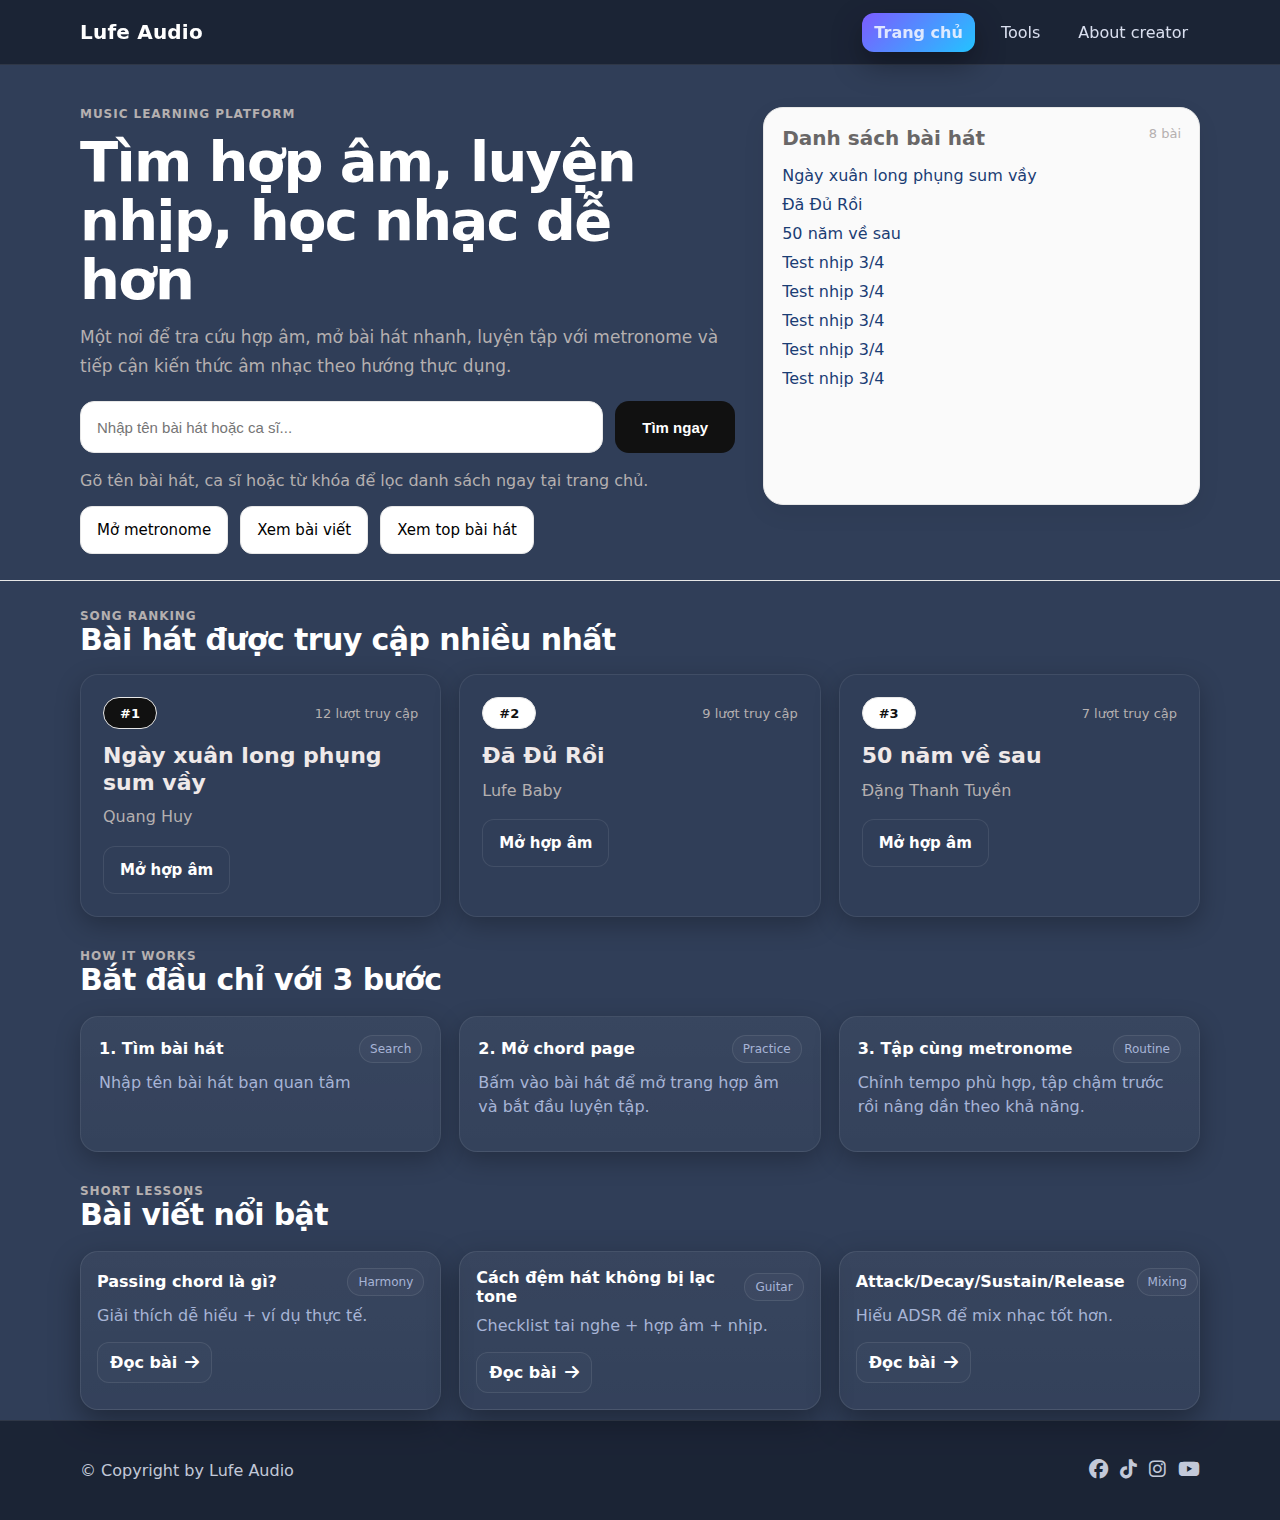
<file: index.html>
<!doctype html>
<html lang="vi">
<head>
  <meta charset="UTF-8" />
  <meta name="viewport" content="width=device-width, initial-scale=1" />
  <title>Lufe Audio | Hợp âm, metronome và tools học nhạc</title>

  <link rel="stylesheet" href="./CSS/Main.css" />
  <link rel="stylesheet" href="./CSS/community.css" />
  <link
    rel="stylesheet"
    href="https://cdnjs.cloudflare.com/ajax/libs/font-awesome/6.5.1/css/all.min.css"
  />
</head>
<body>
  <header class="site-header">
    <div class="container header-inner">
      <a class="logo" href="/index.html">Lufe Audio</a>
      <nav class="nav">
        <a href="/index.html" class="btn btn-small">Trang chủ</a>
        <a href="/Tools/index.html">Tools</a>
        <a href="/About/index.html">About creator</a>
        <!-- <a href="/HTML/contact/index.html">Liên hệ</a> -->
      </nav>

      <button class="nav-toggle" id="navToggle" aria-label="Mở menu">
        <span></span><span></span><span></span>
      </button>
    </div>

    <div class="mobile-nav" id="mobileNav">
      <a href="/index.html">Trang chủ</a>
      <a href="/Tools/index.html">Tools</a>
      <a href="/About/index.html">About creator</a>
      <!-- <a href="/HTML/contact/index.html">Liên hệ</a> -->
    </div>
  </header>

  <main class="community-page">
    <section class="community-hero">
      <div class="container community-hero-grid">
        <div class="community-hero-left">
          <p class="community-kicker">Music learning platform</p>
          <h1>Tìm hợp âm, luyện nhịp, học nhạc dễ hơn</h1>
          <p class="community-lead">
            Một nơi để tra cứu hợp âm, mở bài hát nhanh, luyện tập với metronome
            và tiếp cận kiến thức âm nhạc theo hướng thực dụng.
          </p>

          <div class="community-search-wrap" id="songSearch">
            <div class="community-search">
              <input
                id="songSearchInput"
                type="text"
                placeholder="Nhập tên bài hát hoặc ca sĩ..."
                aria-label="Tìm bài hát"
              />
              <button id="btnSearch" type="button">Tìm ngay</button>
            </div>
            <p class="search-note muted">Gõ tên bài hát, ca sĩ hoặc từ khóa để lọc danh sách ngay tại trang chủ.</p>
          </div>

          <div class="hero-links">
            <a class="hero-link" href="/Tools/index.html">Mở metronome</a>
            <a class="hero-link" href="#short-lessons">Xem bài viết</a>
            <a class="hero-link" href="#song-rank">Xem top bài hát</a>
          </div>
        </div>

        <aside class="community-hero-right">
          <div class="community-panel">
            <div class="panel-head">
              <h2 style="color: rgb(105, 103, 103);">Danh sách bài hát</h2>
              <span class="muted small" id="songCount">0 bài</span>
            </div>

            <div id="songsList" class="songs-list"></div>
          </div>
        </div>
          <!-- <div class="community-panel quick-panel">
            <div class="panel-head">
              <h2>Truy cập nhanh</h2>
              <span class="muted small">Quick access</span>
            </div>

            <div class="quick-links">
              <a class="quick-card" href="/HTML/tools/index.html">
                <div class="quick-card-top">
                  <span class="quick-title">Metronome</span>
                  <i class="fa-solid fa-chevron-right"></i>
                </div>
                <p>Luyện nhịp với BPM và time signature tùy chỉnh.</p>
              </a>

              <a class="quick-card" href="/HTML/blog/index.html">
                <div class="quick-card-top">
                  <span class="quick-title">Bài viết</span>
                  <i class="fa-solid fa-chevron-right"></i>
                </div>
                <p>Kiến thức ngắn gọn, dễ áp dụng và tập trung vào thực hành.</p>
              </a>

              <a class="quick-card" href="/HTML/about/index.html">
                <div class="quick-card-top">
                  <span class="quick-title">About creator</span>
                  <i class="fa-solid fa-chevron-right"></i>
                </div>
                <p>Tìm hiểu thêm về người xây dựng dự án và các sản phẩm âm nhạc.</p>
              </a>
            </div>
          </div> -->
        </aside>
      </div>
    </section>

    <section class="community-strip" id="song-rank">
      <div class="container">
        <div class="section-head simple-head rank-head">
          <div>
            <p class="section-kicker">Song ranking</p>
            <h2>Bài hát được truy cập nhiều nhất</h2>
          </div>
        </div>

        <div class="strip-grid rank-grid" id="rankGrid"></div>
      </div>
    </section>

    <section class="section community-section" id="guide">
      <div class="container">
        <div class="section-head simple-head">
          <div>
            <p class="section-kicker">How it works</p>
            <h2>Bắt đầu chỉ với 3 bước</h2>
          </div>
          <!-- <p class="muted">Luồng sử dụng nhanh cho người mới vào web.</p> -->
        </div>

        <div class="card-grid">
          <article class="card simple-card">
            <div class="card-top">
              <p class="card-title">1. Tìm bài hát</p>
              <span class="chip">Search</span>
            </div>
            <p class="card-desc">Nhập tên bài hát bạn quan tâm</p>
          </article>

          <article class="card simple-card">
            <div class="card-top">
              <p class="card-title">2. Mở chord page</p>
              <span class="chip">Practice</span>
            </div>
            <p class="card-desc">Bấm vào bài hát để mở trang hợp âm và bắt đầu luyện tập.</p>
          </article>

          <article class="card simple-card">
            <div class="card-top">
              <p class="card-title">3. Tập cùng metronome</p>
              <span class="chip">Routine</span>
            </div>
            <p class="card-desc">Chỉnh tempo phù hợp, tập chậm trước rồi nâng dần theo khả năng.</p>
          </article>
        </div>
      </div>
    </section>

    <section class="section community-section" id="posts">
      <div class="container">
        <div class="section-head simple-head">
          <div>
            <p class="section-kicker" id="short-lessons">Short lessons</p>
            <h2>Bài viết nổi bật</h2>
          </div>
          <!-- <p class="muted">Nội dung ngắn, thực dụng và phù hợp với người học nhạc hiện đại.</p> -->
        </div>

        <div class="card-grid" id="postsGrid"></div>
      </div>
    </section>
  </main>

  <button id="scrollTopBtn" class="scrollTopBtn" aria-label="Lên đầu trang">
    <i class="fa-solid fa-arrow-up"></i>
  </button>

  <footer class="site-footer">
    <div class="container footer-inner">
      <p>© Copyright by Lufe Audio</p>
      <div class="footer-links">
        <a href="https://www.facebook.com/guitaristVN/" aria-label="Facebook">
          <i class="fa fa1 fa-brands fa-facebook"></i>
        </a>
        <a href="https://www.tiktok.com/@jblufe.studio" aria-label="TikTok">
          <i class="fa fa2 fa-brands fa-tiktok"></i>
        </a>
        <a href="https://www.instagram.com/jb_lufe.audio/" aria-label="Instagram">
          <i class="fa fa3 fa-brands fa-instagram"></i>
        </a>
        <a href="https://www.youtube.com/@lufeaudio1526" aria-label="YouTube">
          <i class="fa fa4 fa-brands fa-youtube"></i>
        </a>
      </div>
    </div>
  </footer>
  <script src="./JS/utils.js"></script>
  <script src="./JS/common.js"></script>
  <script src="/Data/song-list.js"></script>
  <script src="./JS/community-home.js"></script>
  <script src="./JS/main.js"></script>
</body>
</html>
</file>
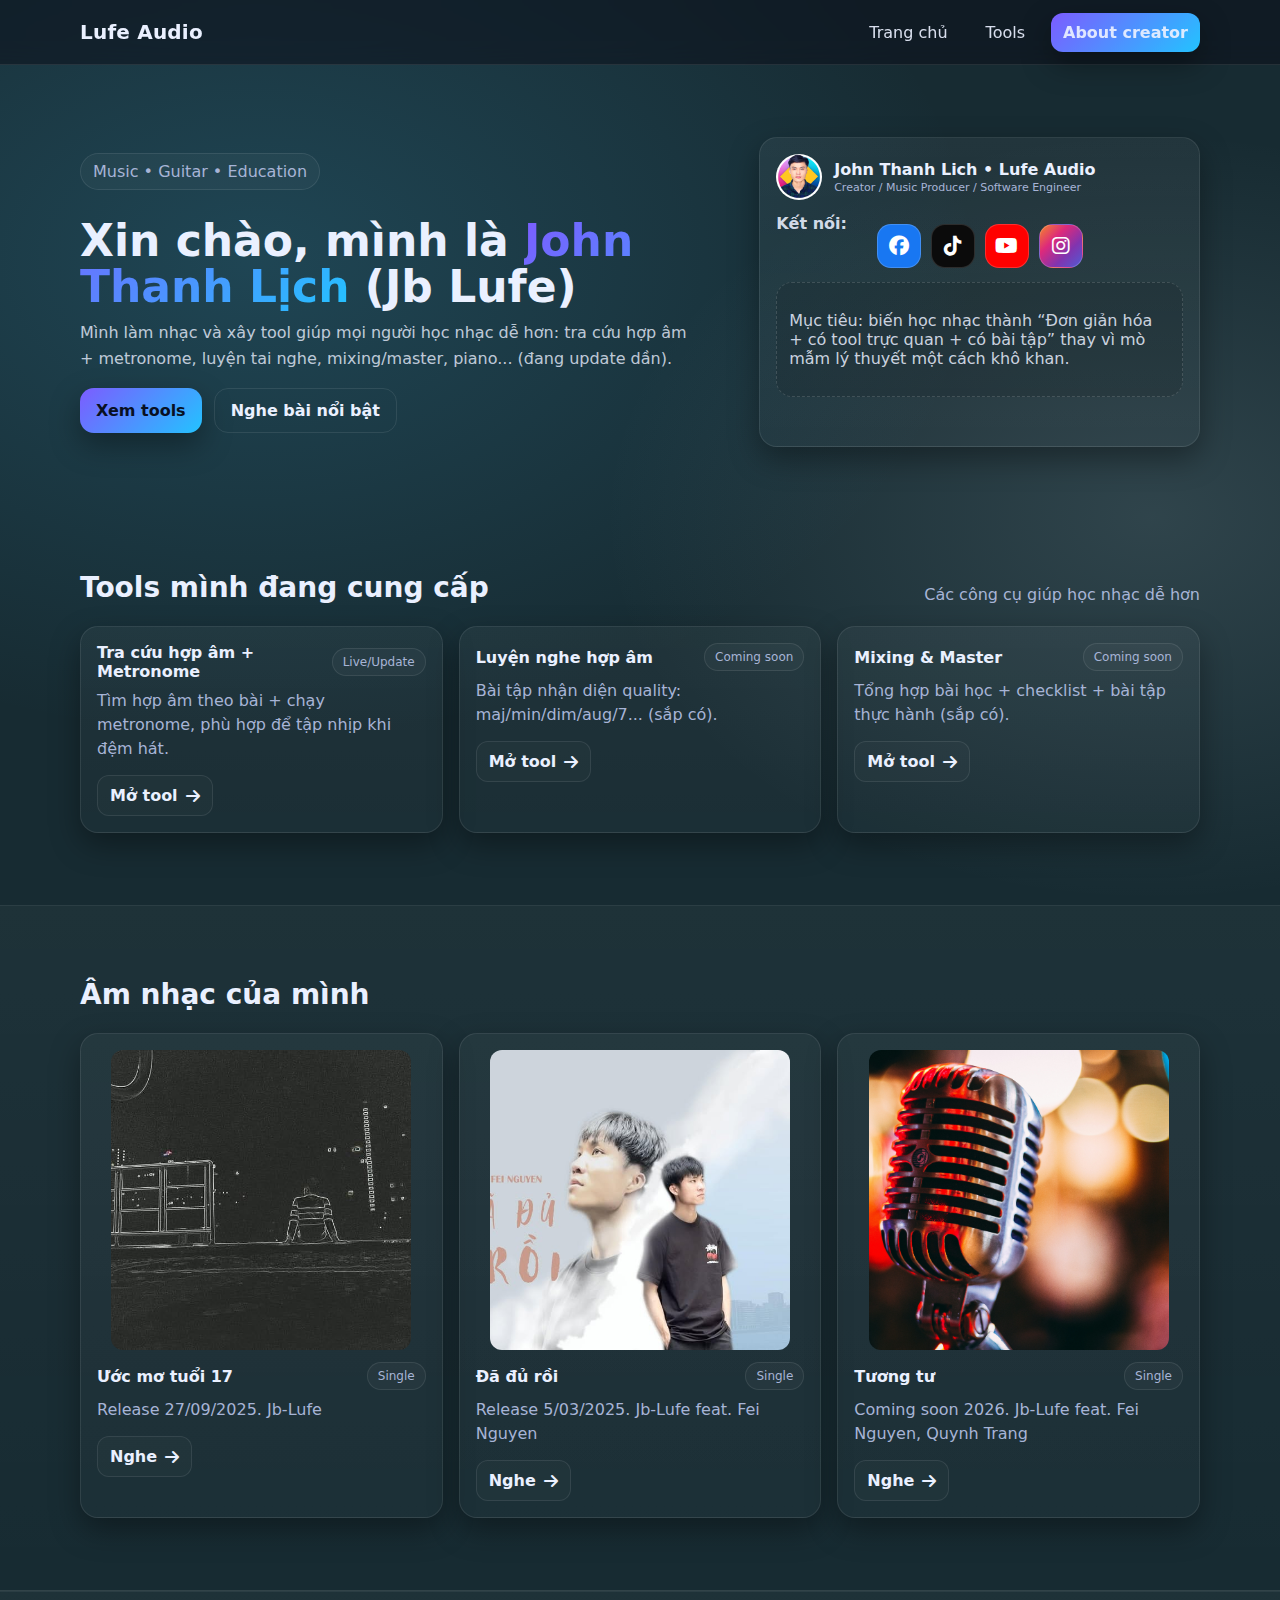
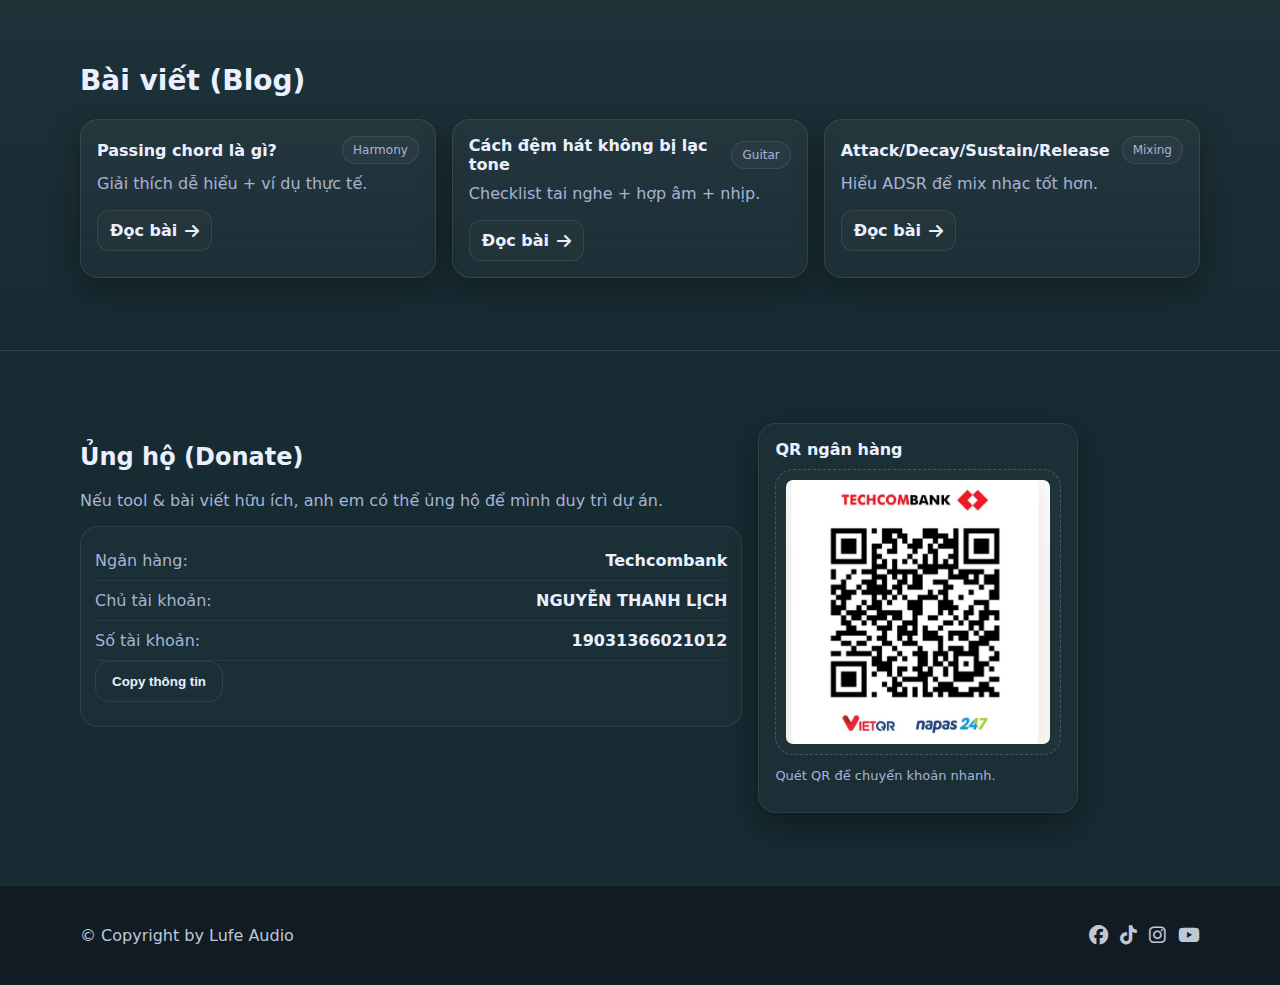
<file: About/index.html>
<!doctype html>
<html lang="vi">
<head>
  <meta charset="UTF-8" />
  <meta name="viewport" content="width=device-width, initial-scale=1" />
  <title>About creator | Lufe Audio</title>

  <link rel="stylesheet" href="../CSS/Home.css" />
  <link rel="stylesheet" href="../CSS/Main.css" />
  <link
    rel="stylesheet"
    href="https://cdnjs.cloudflare.com/ajax/libs/font-awesome/6.5.1/css/all.min.css"
  />
</head>
<body>
  <header class="site-header">
    <div class="container header-inner">
      <a class="logo" href="/index.html">Lufe Audio</a>

      <nav class="nav">
        <a href="/index.html">Trang chủ</a>
        <a href="/Tools/index.html">Tools</a>
        <!-- <a href="/HTML/Blog/index.html">Bài viết</a> -->
        <a href="/About/index.html" class="btn btn-small">About creator</a>
      </nav>

      <button class="nav-toggle" id="navToggle" aria-label="Mở menu">
        <span></span><span></span><span></span>
      </button>
    </div>

    <div class="mobile-nav" id="mobileNav">
      <a href="/index.html">Trang chủ</a>
      <a href="/Tools/index.html">Tools</a>
      <!-- <a href="/HTML/Blog/index.html">Bài viết</a> -->
      <a href="/About/index.html">About creator</a>
    </div>
  </header>

  <main>
    <section class="hero">
      <div class="container hero-grid">
        <div class="hero-left">
          <p class="badge">Music • Guitar • Education</p>

          <h1 class="hero-title">
            Xin chào, mình là <span class="accent">John Thanh Lịch</span> (Jb Lufe)
          </h1>

          <p class="hero-subtitle">
            Mình làm nhạc và xây tool giúp mọi người học nhạc dễ hơn: tra cứu hợp âm + metronome,
            luyện tai nghe, mixing/master, piano... (đang update dần).
          </p>

          <div class="hero-cta">
            <a class="btn" href="/Tools/index.html">Xem tools</a>
            <a class="btn btn-ghost" href="/Data/songs/Smart-link-page.html">Nghe bài nổi bật</a>
          </div>
        </div>

        <div class="hero-right">
          <article class="hero-card">
            <div class="hero-card-top">
              <div class="avatar" aria-hidden="true">
                <img class="profile-img" src="/IMG/Picture1.jpg" alt="John Thanh Lịch" />
                J
              </div>

              <div>
                <div class="hero-card-name">John Thanh Lich • Lufe Audio</div>
                <p class="hero-card-mini">Creator / Music Producer / Software Engineer</p>
              </div>
            </div>

            <div class="stat-grid">
              <span class="social-label">Kết nối:</span>
              <div class="social-icons" id="socialIcons"></div>
            </div>

            <div class="hero-note">
              <p>
                Mục tiêu: biến học nhạc thành “Đơn giản hóa + có tool trực quan + có bài tập”
                thay vì mò mẫm lý thuyết một cách khô khan.
              </p>
            </div>
          </article>
        </div>
      </div>
    </section>

    <section class="section" id="tools">
      <div class="container">
        <div class="section-head">
          <h2>Tools mình đang cung cấp</h2>
          <p class="muted">Các công cụ giúp học nhạc dễ hơn</p>
        </div>
        <div class="card-grid" id="toolsGrid"></div>
      </div>
    </section>

    <section class="section alt" id="albums">
      <div class="container">
        <div class="section-head">
          <h2>Âm nhạc của mình</h2>
        </div>
        <div class="card-grid" id="albumsGrid"></div>
      </div>
    </section>

    <section class="section alt" id="posts">
      <div class="container">
        <div class="section-head">
          <h2>Bài viết (Blog)</h2>
        </div>
        <div class="card-grid" id="postsGrid"></div>
      </div>
    </section>

    <section class="section" id="donate">
      <div class="container">
        <div class="donate">
          <div class="donate-left">
            <h2>Ủng hộ (Donate)</h2>
            <p class="muted">
              Nếu tool & bài viết hữu ích, anh em có thể ủng hộ để mình duy trì dự án.
            </p>

            <div class="donate-box">
              <div class="donate-row">
                <span class="donate-label">Ngân hàng:</span>
                <span class="donate-value" id="bankName">—</span>
              </div>
              <div class="donate-row">
                <span class="donate-label">Chủ tài khoản:</span>
                <span class="donate-value" id="bankOwner">—</span>
              </div>
              <div class="donate-row">
                <span class="donate-label">Số tài khoản:</span>
                <span class="donate-value" id="bankNumber">—</span>
              </div>

              <button class="btn btn-ghost" id="copyBank">Copy thông tin</button>
              <p class="hint" id="copyHint"></p>
            </div>
          </div>

          <div class="donate-right">
            <div class="qr-mock">
              <p class="qr-title">QR ngân hàng</p>
              <img
                class="qr-img"
                src="/IMG/QR.png"
                alt="QR chuyển khoản ngân hàng"
                loading="lazy"
              />
              <p class="muted small">Quét QR để chuyển khoản nhanh.</p>
            </div>
          </div>
        </div>
      </div>
    </section>
  </main>
  <button id="scrollTopBtn" class="scrollTopBtn" aria-label="Lên đầu trang">
    <i class="fa-solid fa-arrow-up"></i>
  </button>

  <footer class="site-footer">
    <div class="container footer-inner">
      <p>© Copyright by Lufe Audio</p>
      <div class="footer-links">
        <a href="https://www.facebook.com/guitaristVN/" aria-label="Facebook">
          <i class="fa fa1 fa-brands fa-facebook"></i>
        </a>
        <a href="https://www.tiktok.com/@jblufe.studio" aria-label="TikTok">
          <i class="fa fa2 fa-brands fa-tiktok"></i>
        </a>
        <a href="https://www.instagram.com/jb_lufe.audio/" aria-label="Instagram">
          <i class="fa fa3 fa-brands fa-instagram"></i>
        </a>
        <a href="https://www.youtube.com/@lufeaudio1526" aria-label="YouTube">
          <i class="fa fa4 fa-brands fa-youtube"></i>
        </a>
      </div>
    </div>
  </footer>

  <script src="../JS/utils.js"></script>
  <script src="../JS/common.js"></script>
  <script src="../JS/main.js"></script>
</body>
</html>
</file>
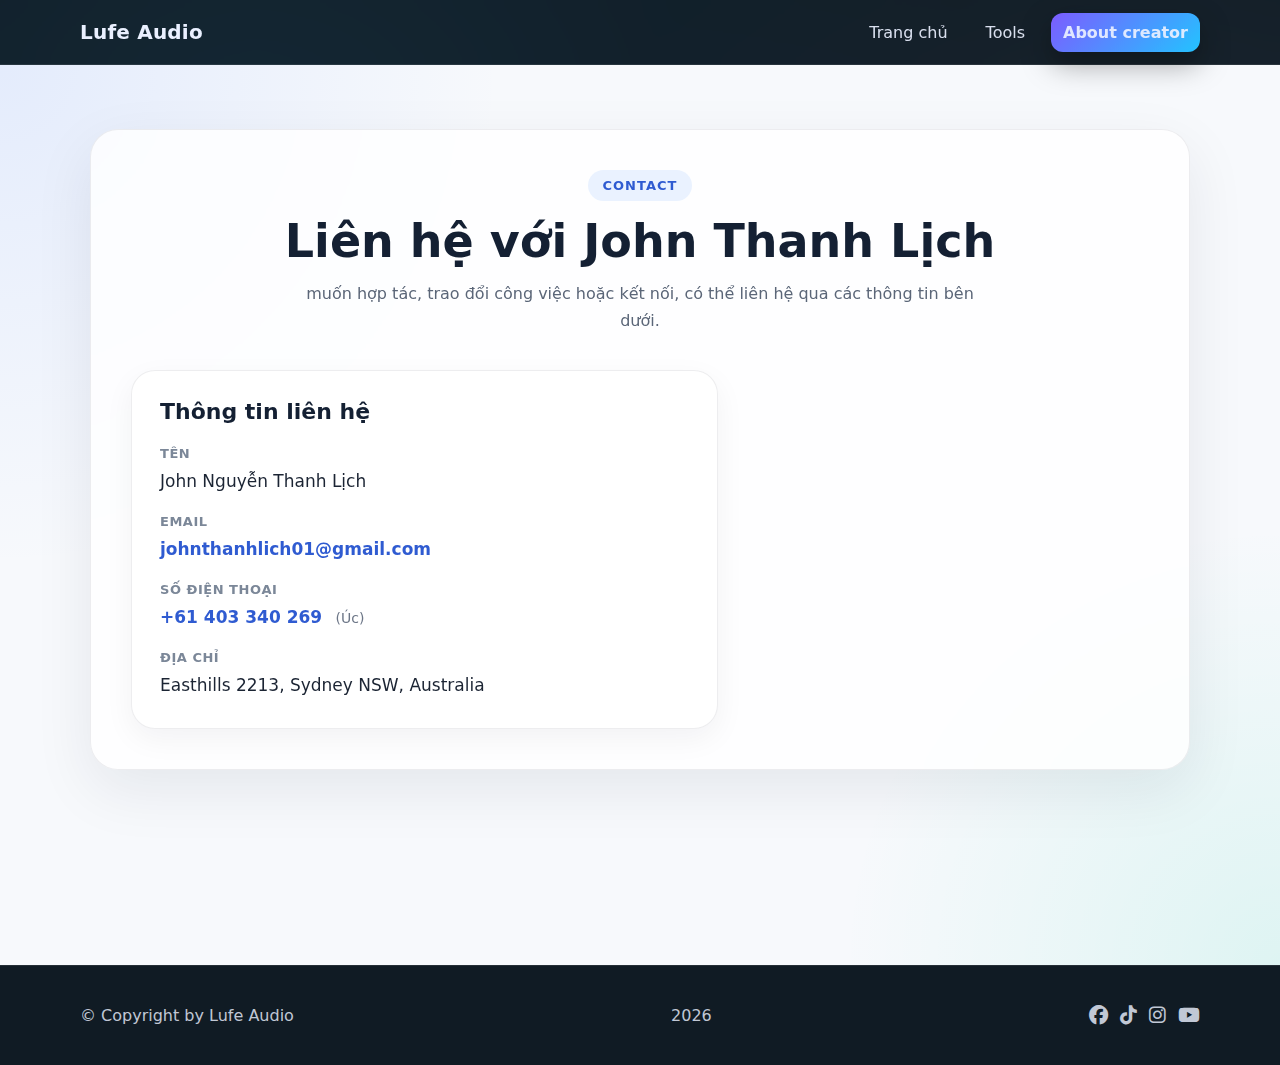
<file: Contact/index.html>
<!doctype html>
<html lang="vi">
  <head>
    <meta charset="UTF-8" />
    <meta name="viewport" content="width=device-width,initial-scale=1" />
    <title>Lufe Audio - Landing</title>

    <link rel="stylesheet" href="../../CSS/Main.css" />
    <link rel="stylesheet" href="../../CSS/contact.css" />
    <link rel="stylesheet" href="https://cdnjs.cloudflare.com/ajax/libs/font-awesome/6.5.1/css/all.min.css">
  </head>

  <body>
    <!-- Header -->
    <header class="site-header">
      <div class="container header-inner">
        <a class="logo" href="#">Lufe Audio</a>

        <nav class="nav">
          <a href="/index.html">Trang chủ</a>
          <a href="../tools/index.html">Tools</a>
          <!-- <a href="../Blog/index.html">Bài viết</a> -->
          <a href="../about/index.html" class="btn btn-small">About creator</a>
        </nav>

        <button class="nav-toggle" id="navToggle" aria-label="Mở menu">
          <span></span><span></span><span></span>
        </button>
      </div>

      <div class="mobile-nav" id="mobileNav">
        <a href="/index.html">Trang chủ</a>
        <a href="../tools/index.html">Tools</a>
        <!-- <a href="../Blog/index.html">Bài viết</a> -->
        <a href="../about/index.html">About creator</a>
      </div>
    </header>
 

    <main class="contact-main">
        <section class="contact-section">
          <div class="contact-wrap">
            <div class="contact-head">
              <span class="contact-badge">Contact</span>
              <h1>Liên hệ với John Thanh Lịch</h1>
              <p>
                 muốn hợp tác, trao đổi công việc hoặc kết nối, có thể liên hệ
                qua các thông tin bên dưới.
              </p>
            </div>
      
            <div class="contact-grid">
              <div class="contact-card">
                <h2>Thông tin liên hệ</h2>
      
                <div class="contact-item">
                  <span class="label">Tên</span>
                  <p>John Nguyễn Thanh Lịch</p>
                </div>
      
                <div class="contact-item">
                  <span class="label">Email</span>
                  <p>
                    <a href="mailto:johnthanhlich01@gmail.com">
                      johnthanhlich01@gmail.com
                    </a>
                  </p>
                </div>
      
                <div class="contact-item">
                  <span class="label">Số điện thoại</span>
                  <p>
                    <a href="tel:+61403340269">+61 403 340 269</a>
                    <small>(Úc)</small>
                  </p>
                </div>
      
                <div class="contact-item">
                  <span class="label">Địa chỉ</span>
                  <p>Easthills 2213, Sydney NSW, Australia</p>
                </div>
              </div>
      
           
              
            </div>
          </div>
        </section>
      </main>
    <!-- Footer -->
    <footer class="site-footer">
      <div class="container footer-inner">
        <p>© Copyright by Lufe Audio</p><span id="year"></span>
        <div class="footer-links">
          <!-- <span>Theo dõi mình tại đây :</span> -->
          <a href="https://www.facebook.com/guitaristVN/"><i class="fa fa1 fa-brands fa-facebook"></i></a>
          <a href="https://www.tiktok.com/@jblufe.studio"><i class="fa fa2 fa-brands fa-tiktok"></i></a>
          <a href="https://www.instagram.com/jb_lufe.audio/"><i class="fa fa3 fa-brands fa-instagram"></i></a>
          <a href="https://www.youtube.com/@lufeaudio1526"><i class="fa fa4 fa-brands fa-youtube"></i></a>
        </div>
      </div>
    </footer>

    <button id="scrollTopBtn" class="scrollTopBtn">
      <i class="fa-solid fa-arrow-up"></i>
    </button>
    <script src="../../JS/utils.js"></script>
    <script src="../../JS/common.js"></script>
    <script src="../../JS/main.js"></script>
  </body>
</html>
</file>
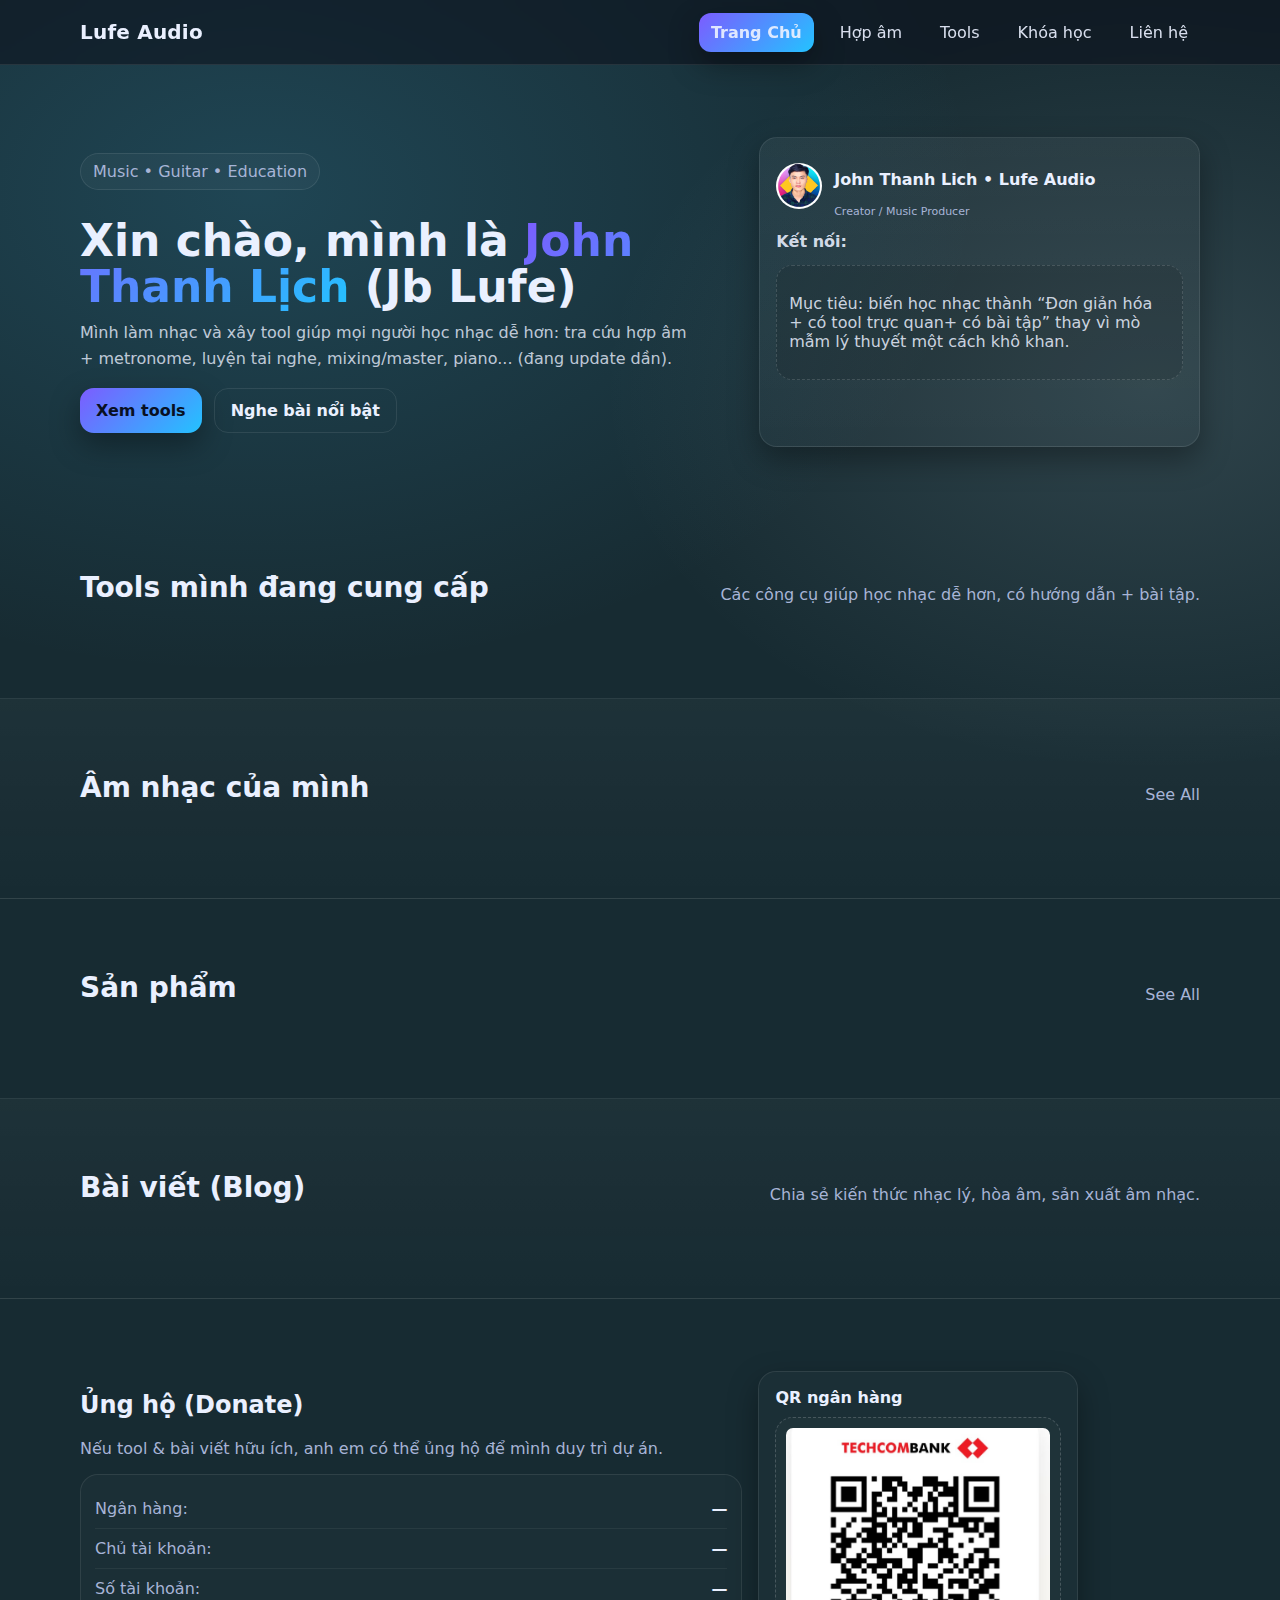
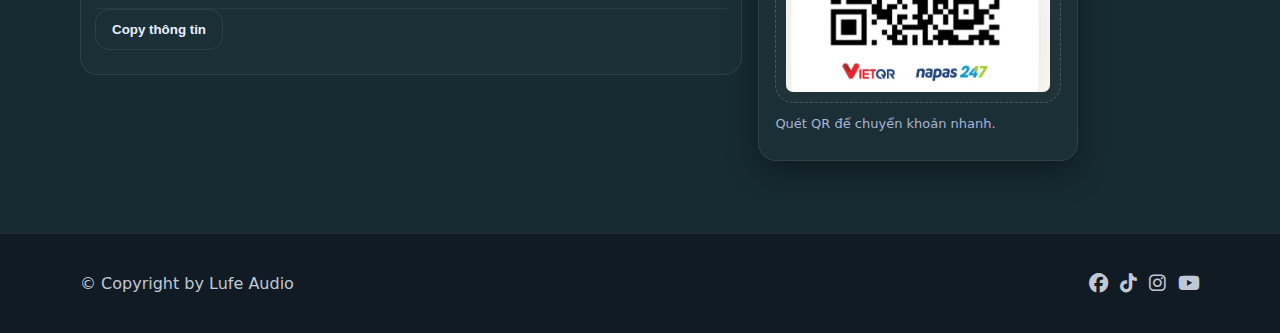
<file: HTML/index.html>
<!doctype html>
<html lang="vi">
  <head>
    <meta charset="UTF-8" />
    <meta name="viewport" content="width=device-width,initial-scale=1" />
    <title>Lufe Audio - Landing</title>
    <link rel="stylesheet" href="../CSS/Home.css">
    <link rel="stylesheet" href="../CSS/Main.css" />
    <link rel="stylesheet" href="https://cdnjs.cloudflare.com/ajax/libs/font-awesome/6.5.1/css/all.min.css">
  </head>

  <body>
    <!-- Header -->
    <header class="site-header">
      <div class="container header-inner">
        <a class="logo" href="#">Lufe Audio</a>

        <nav class="nav">
          <a href="../HTML/index.html" class="btn btn-small">Trang Chủ</a>
          <a href="../HTML/chords.html" >Hợp âm</a>
          <a href="../HTML/metronome.html">Tools</a>
            <a href="#">Khóa học</a>
            <a href="#">Liên hệ</a>
          <!-- <a href="#donate" >Donate</a> -->
        </nav>

        <button class="nav-toggle" id="navToggle" aria-label="Mở menu">
          <span></span><span></span><span></span>
        </button>
      </div>

      <div class="mobile-nav" id="mobileNav">
        <a href="../HTML/index.html">Trang Chủ</a>
        <a href="../HTML/chords.html" >Hợp âm</a>
        <a href="../HTML/metronome.html">Tools</a>
          <a href="#">Khóa học</a>
          <a href="#">Liên hệ</a>
      </div>
    </header>

    <!-- Main -->
    <main>
      <!-- HERO -->
      <section class="hero">
        <div class="container hero-grid">
          <div class="hero-left">
            <p class="badge">Music • Guitar • Education</p>
            <h1 class="hero-title">
              Xin chào, mình là <span class="accent">John Thanh Lịch</span> (Jb Lufe)
            </h1>
            <p class="hero-subtitle">
              Mình làm nhạc và xây tool giúp mọi người học nhạc dễ hơn: tra cứu hợp âm + metronome,
              luyện tai nghe, mixing/master, piano... (đang update dần).
            </p>

            <div class="hero-cta">
              <a class="btn" href="../HTML/metronome.html">Xem tools</a>
              <a class="btn btn-ghost" href="#">Nghe bài nổi bật</a>
            </div>

           
          </div>

          <div class="hero-right">
            <div class="hero-card">
              <div class="hero-card-top">
                <div class="avatar" aria-hidden="true"><img class="profile-img" src="../IMG/Picture1.jpg" alt="a1"> J</div>
                <div>
                  <div class="hero-card-name"><p >John Thanh Lich • Lufe Audio</p></div>
                  <p class="hero-card-mini">Creator / Music Producer</p>
                </div>
              </div>

              <div class="stat-grid">
                <!-- <div class="stat" id="stat1">
                  <a href="#" class="stat-num" id="statTools"><i class="fa-brands fa-facebook"></i></a>
                  <a href="#" class="stat-label">Facebook</a>
                </div>
                <div class="stat" id="stat2">
                  <a href="#" class="stat-num" id="statAlbums"><i class="fa-brands fa-tiktok"></i></a>
                  <a href="#" class="stat-label">TikTok</a>
                </div>
                <div class="stat" id="stat3">
                  <a href="#" class="stat-num" id="statPosts"><i class="fa-brands fa-youtube"></i></a>
                  <a href="#" class="stat-label">YouTube</a>
                </div> -->
                <span class="social-label">Kết nối:</span>
                  <div class="social-icons" id="socialIcons">
                    <!-- JS sẽ render icon từ data.json -->
                  </div>
              </div>

              <div class="hero-note">
                <p>
                  Mục tiêu: biến học nhạc thành “Đơn giản hóa + có tool trực quan+ có bài tập” thay vì mò mẫm lý thuyết một cách khô khan.
                </p>
              </div>
            </div>
          </div>
        </div>
      </section>

      <!-- TOOLS -->
      <section class="section" id="tools">
        <div class="container">
          <div class="section-head">
            <h2>Tools mình đang cung cấp</h2>
            <p class="muted">Các công cụ giúp học nhạc dễ hơn, có hướng dẫn + bài tập.</p>
          </div>

          <div class="card-grid" id="toolsGrid">
            <!-- JS render -->
          </div>
        </div>
      </section>

      <!-- ALBUMS -->
      <section class="section alt" id="albums">
        <div class="container">
          <div class="section-head">
            <h2>Âm nhạc của mình</h2>
            <p class="muted">See All</p>
          </div>

          <div class="card-grid" id="albumsGrid">
            <!-- JS render -->
          </div>
        </div>
      </section>

      <!-- PRODUCTS -->
      <section class="section" id="products">
        <div class="container">
          <div class="section-head">
            <h2>Sản phẩm</h2>
            <p class="muted">
              See All
            </p>
          </div>

          <div class="card-grid" id="productsGrid">
            <!-- JS render -->
          </div>
        </div>
      </section>

      <!-- POSTS -->
      <section class="section alt" id="posts">
        <div class="container">
          <div class="section-head">
            <h2>Bài viết (Blog)</h2>
            <p class="muted">Chia sẻ kiến thức nhạc lý, hòa âm, sản xuất âm nhạc.</p>
          </div>

          <div class="card-grid" id="postsGrid">
            <!-- JS render -->
          </div>
        </div>
      </section>

      <!-- DONATE -->
      <section class="section" id="donate">
        <div class="container">
          <div class="donate">
            <div class="donate-left">
              <h2>Ủng hộ (Donate)</h2>
              <p class="muted">
                Nếu tool & bài viết hữu ích, anh em có thể ủng hộ để mình duy trì dự án.
                
              </p>

              <div class="donate-box">
                <div class="donate-row">
                  <span class="donate-label">Ngân hàng:</span>
                  <span class="donate-value" id="bankName">—</span>
                </div>
                <div class="donate-row">
                  <span class="donate-label">Chủ tài khoản:</span>
                  <span class="donate-value" id="bankOwner">—</span>
                </div>
                <div class="donate-row">
                  <span class="donate-label">Số tài khoản:</span>
                  <span class="donate-value" id="bankNumber">—</span>
                </div>

                <button class="btn btn-ghost" id="copyBank">
                  Copy thông tin
                </button>
                <p class="hint" id="copyHint"></p>
              </div>
            </div>

            <div class="donate-right">
              <div class="qr-mock">
                <p class="qr-title">QR ngân hàng</p>
              
                <img
                  class="qr-img"
                  src="../IMG/QR.png"
                  alt="QR chuyển khoản ngân hàng"
                  loading="lazy"
                />
              
                <p class="muted small">Quét QR để chuyển khoản nhanh.</p>
              </div>
            </div>
          </div>
        </div>
      </section>
    </main>
    <button id="scrollTopBtn" class="scrollTopBtn">
      <i class="fa-solid fa-arrow-up"></i>
    </button>

     <!-- Footer -->
     <footer class="site-footer">
      <div class="container footer-inner">
        <p>© Copyright by Lufe Audio</p>
        <div class="footer-links">
          <!-- <span>Theo dõi mình tại đây :</span> -->
          <a href="https://www.facebook.com/guitaristVN/"><i class="fa fa1 fa-brands fa-facebook"></i></a>
          <a href="https://www.tiktok.com/@jblufe.studio"><i class="fa fa2 fa-brands fa-tiktok"></i></a>
          <a href="https://www.instagram.com/jb_lufe.audio/"><i class="fa fa3 fa-brands fa-instagram"></i></a>
          <a href="https://www.youtube.com/@lufeaudio1526"><i class="fa fa4 fa-brands fa-youtube"></i></a>
        </div>
      </div>
    </footer>
    <script src="../JS/scroll.js"></script>
    <script src="../JS/main.js"></script>
  </body>
</html>
</file>
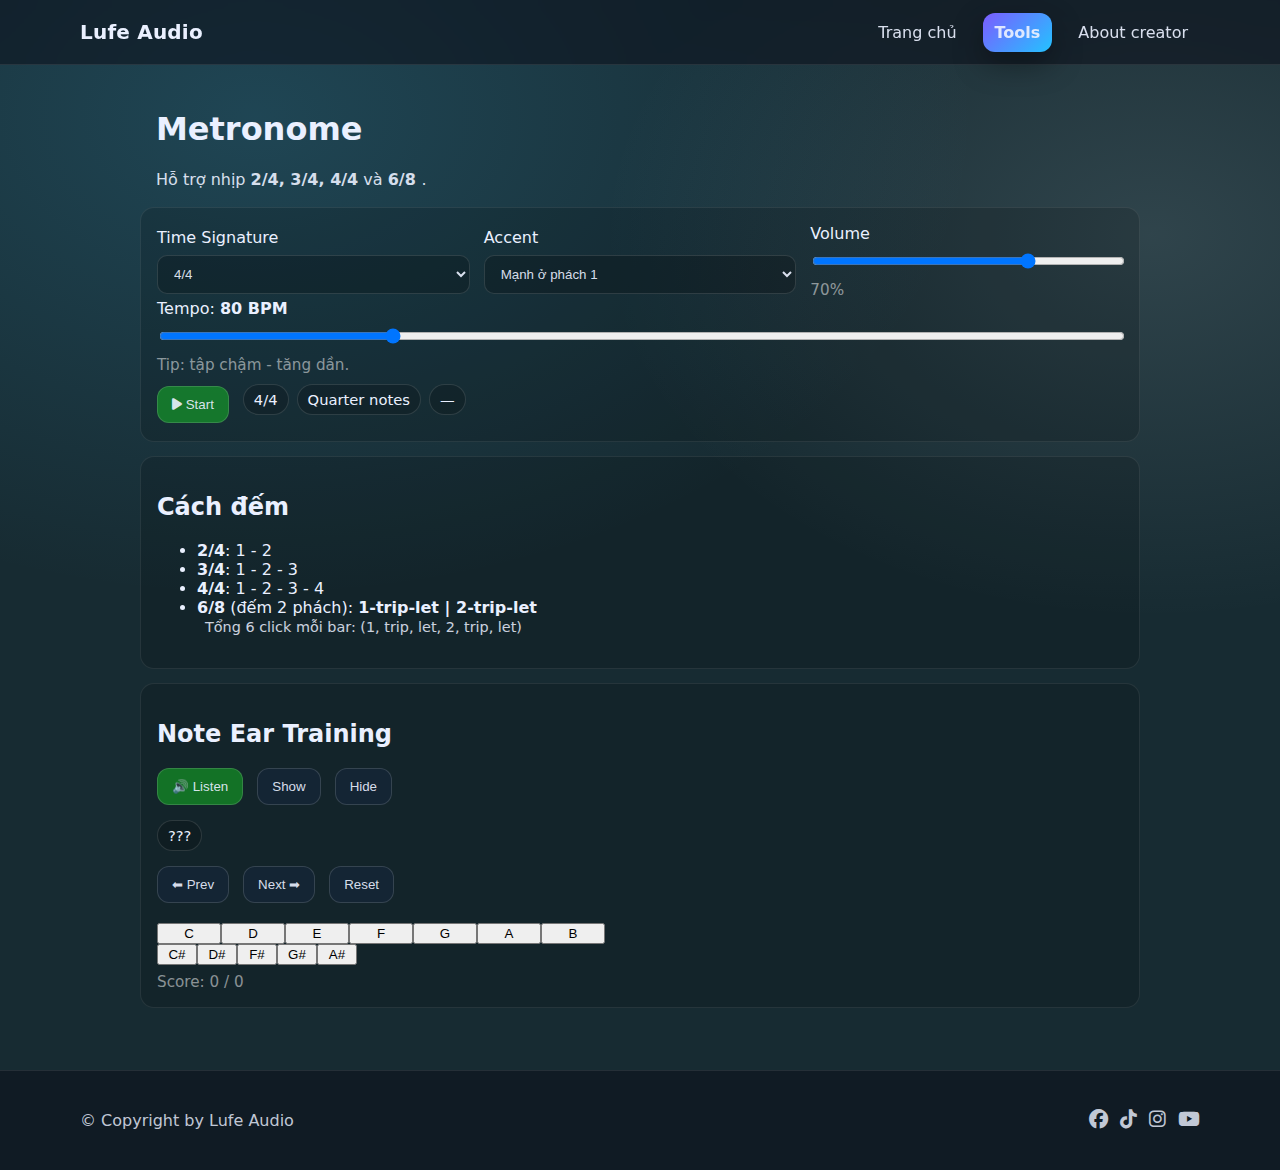
<file: Tools/index.html>
<!doctype html>
<html lang="vi">
  <head>
    <meta charset="UTF-8" />
    <meta name="viewport" content="width=device-width,initial-scale=1" />
    <title>Lufe Audio - Metronome</title>

    <link rel="stylesheet" href="../CSS/Main.css" />
    <link rel="stylesheet" href="../CSS/metronome.css" />
    <link
      rel="stylesheet"
      href="https://cdnjs.cloudflare.com/ajax/libs/font-awesome/6.5.1/css/all.min.css"
    />
  </head>

  <body>
    <!-- Header -->
    <header class="site-header">
      <div class="container header-inner">
        <a class="logo" href="#">Lufe Audio</a>

        <nav class="nav">
          <a href="/index.html">Trang chủ</a>
          <a href="../Tools/index.html" class="btn btn-small">Tools</a>
          <!-- <a href="../Blog/index.html">Bài viết</a> -->
          <a href="../About/index.html">About creator</a>
        </nav>

        <button class="nav-toggle" id="navToggle" aria-label="Mở menu">
          <span></span><span></span><span></span>
        </button>
      </div>

      <div class="mobile-nav" id="mobileNav">
        <a href="/index.html">Trang chủ</a>
        <a href="../Tools/index.html" class="active">Tools</a>
        <!-- <a href="../Blog/index.html">Bài viết</a> -->
        <a href="../About/index.html">About creator</a>
      </div>
    </header>

    <main class="page">
      <header class="toolHeader">
        <h1 class="h1">Metronome</h1>
        <p class="toolSub">
          Hỗ trợ nhịp <b>2/4, 3/4, 4/4</b> và <b>6/8 </b>.
        </p>
      </header>

      <section class="toolCard">
        <div class="row rowWrap">
          <div class="control">
            <label class="label">Time Signature</label>
            <select id="timeSig" class="select">
              <option value="2/4">2/4</option>
              <option value="3/4">3/4</option>
              <option value="4/4" selected>4/4</option>
              <option value="6/8">6/8</option>
            </select>
          </div>

          <div class="control">
            <label class="label">Accent</label>
            <select id="accentMode" class="select">
              <option value="classic" selected>Mạnh ở phách 1</option>
              <option value="soft">Mềm hơn</option>
              <option value="none">Không accent</option>
            </select>
          </div>

          <div class="control">
            <label class="label">Volume</label>
            <input id="volRange" class="range" type="range" min="0" max="100" value="70" />
            <div class="hint"><span id="volLabel">70</span>%</div>
          </div>
        </div>

        <div class="row rowWrap">
          <div class="control wide">
            <label class="label">
              Tempo: <b><span id="bpmLabel">80</span> BPM</b>
              <span class="smallNote" id="tempoNote"></span>
            </label>
            <input id="bpmRange" class="range" type="range" min="30" max="240" value="80" />
            
            <div class="hint">Tip: tập chậm - tăng dần.</div>
          </div>
        </div>

        <div class="row rowWrap actions">
            <button id="toggleBtn" class="btn2 btnPrimary" type="button">
                <i class="fa-solid fa-play"></i> Start
              </button>

          <div class="status">
            <div class="statusLine">
              <span class="pill" id="sigPill">4/4</span>
              <span class="pill" id="modePill">Quarter notes</span>
              <span class="pill" id="subPill">—</span>
            </div>
            <div id="chips" class="chips"></div>
          </div>
        </div>
      </section>

      <section class="toolCard">
        <h2 class="h2">Cách đếm</h2>
        <ul class="ul">
          <li><b>2/4</b>: 1 - 2</li>
          <li><b>3/4</b>: 1 - 2 - 3</li>
          <li><b>4/4</b>: 1 - 2 - 3 - 4</li>
          <li>
            <b>6/8</b> (đếm 2 phách): <b>1-trip-let | 2-trip-let</b>
            <br />
            <span class="smallNote">Tổng 6 click mỗi bar: (1, trip, let, 2, trip, let)</span>
          </li>
        </ul>
      </section>
      <section class="toolCard">
        <h2 class="h2">Note Ear Training</h2>
      
        <div class="row actions">
          <button id="listenBtn" class="btn2 btnPrimary">🔊 Listen</button>
          <button id="showBtn" class="btn2 btnGhost">Show</button>
          <button id="hideBtn" class="btn2 btnGhost">Hide</button>
        </div>
      
        <div class="row" style="margin-top:15px;">
          <span class="pill" id="noteDisplay">???</span>
        </div>
      
        <div class="row actions" style="margin-top:15px;">
          <button id="prevBtn" class="btn2 btnGhost">⬅ Prev</button>
          <button id="nextBtn" class="btn2 btnGhost">Next ➡</button>
          <button id="resetBtn" class="btn2 btnGhost">Reset</button>
        </div>
      
        <div class="row" style="margin-top:20px;">
          <div id="guessArea"></div>
        </div>
      
        <div class="hint" id="scoreHint"></div>
      </section>
      <!-- <section class="toolCard">
        <h2 class="h2">Chord Ear Training</h2>
      
        <div class="row actions">
          <button id="chordListenBtn" class="btn2 btnPrimary">🔊 Listen</button>
          <button id="chordShowBtn" class="btn2 btnGhost">Show</button>
          <button id="chordHideBtn" class="btn2 btnGhost">Hide</button>
        </div>
      
        <div class="row" style="margin-top:15px;">
          <span class="pill" id="chordDisplay">???</span>
        </div>
      
        <div class="row actions" style="margin-top:15px;">
          <button id="chordPrevBtn" class="btn2 btnGhost">⬅ Prev</button>
          <button id="chordNextBtn" class="btn2 btnGhost">Next ➡</button>
          <button id="chordResetBtn" class="btn2 btnGhost">Reset</button>
        </div>
      
        <div class="row actions" style="margin-top:20px; flex-wrap: wrap;" id="chordGuessArea"></div>
      
        <div class="hint" id="chordScoreHint"></div>
      </section> -->
    </main>

    <!-- Footer -->
    <footer class="site-footer">
      <div class="container footer-inner">
        <p>© Copyright by Lufe Audio</p>
        <div class="footer-links">
          <a href="https://www.facebook.com/guitaristVN/"><i class="fa fa1 fa-brands fa-facebook"></i></a>
          <a href="https://www.tiktok.com/@jblufe.studio"><i class="fa fa2 fa-brands fa-tiktok"></i></a>
          <a href="https://www.instagram.com/jb_lufe.audio/"><i class="fa fa3 fa-brands fa-instagram"></i></a>
          <a href="https://www.youtube.com/@lufeaudio1526"><i class="fa fa4 fa-brands fa-youtube"></i></a>
        </div>
      </div>
    </footer>

    <button id="scrollTopBtn" class="scrollTopBtn">
      <i class="fa-solid fa-arrow-up"></i>
    </button>

    <script src="../JS/utils.js"></script>
    <script src="../JS/common.js"></script>
    <script src="../JS/main.js"></script>
    <script src="../JS/metronome.js"></script>
    <script src="../JS/note-trainer.js"></script>
    <script src="../JS/chord-trainer.js"></script>
  </body>
</html>
</file>
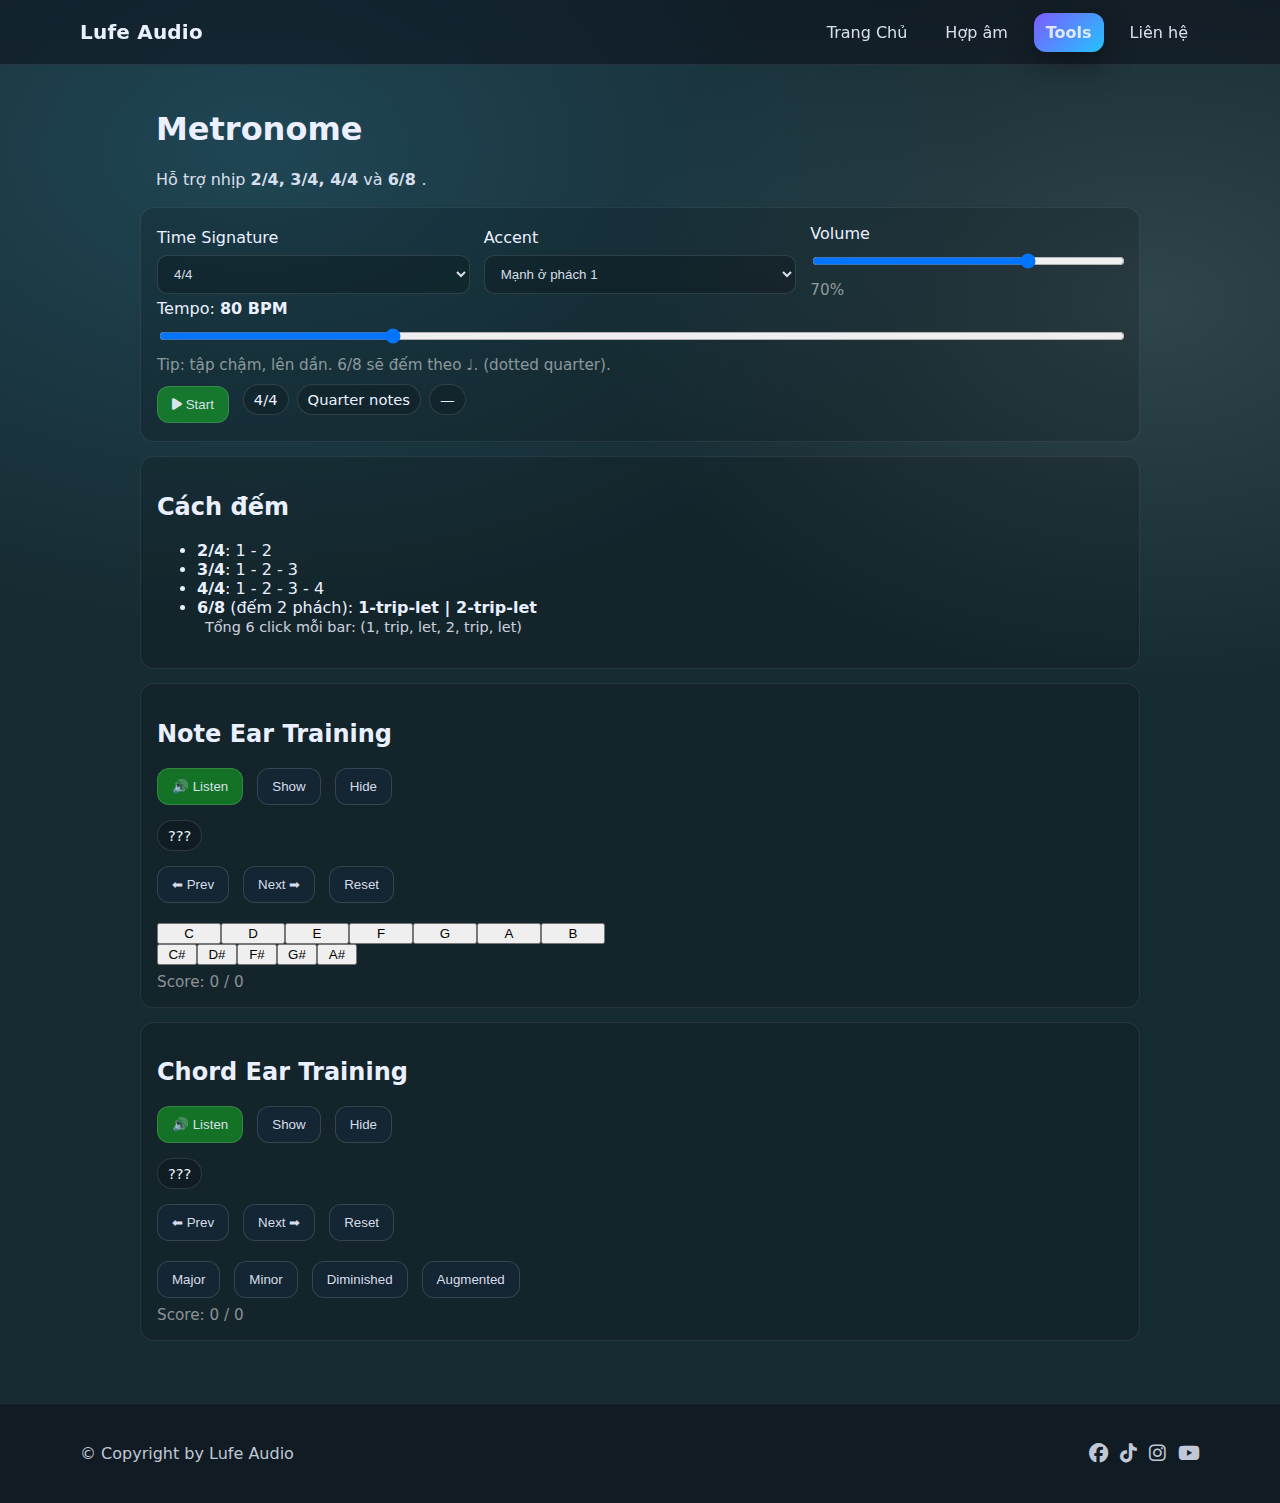
<file: HTML/tools/index.html>
<!doctype html>
<html lang="vi">
  <head>
    <meta charset="UTF-8" />
    <meta name="viewport" content="width=device-width,initial-scale=1" />
    <title>Lufe Audio - Metronome</title>

    <link rel="stylesheet" href="../../CSS/Main.css" />
    <link rel="stylesheet" href="../../CSS/metronome.css" />
    <link
      rel="stylesheet"
      href="https://cdnjs.cloudflare.com/ajax/libs/font-awesome/6.5.1/css/all.min.css"
    />
  </head>

  <body>
    <!-- Header -->
    <header class="site-header">
      <div class="container header-inner">
        <a class="logo" href="#">Lufe Audio</a>

        <nav class="nav">
          <a href="/index.html">Trang Chủ</a>
          <a href="../chords/index.html">Hợp âm</a>
          <a href="../tools/index.html" class="btn btn-small">Tools</a>
          <!-- <a href="#">Dịch vụ</a> -->
          <!-- <a href="#">Khóa học</a> -->
          <a href="../contact/index.html">Liên hệ</a>
        </nav>

        <button class="nav-toggle" id="navToggle" aria-label="Mở menu">
          <span></span><span></span><span></span>
        </button>
      </div>

      <div class="mobile-nav" id="mobileNav">
        <a href="/index.html">Trang Chủ</a>
        <a href="../chords/index.html">Hợp âm</a>
        <a href="../tools/index.html" class="active">Tools</a>
        <!-- <a href="#">Dịch vụ</a> -->
        <!-- <a href="#">Khóa học</a> -->
        <a href="../contact/index.html">Liên hệ</a>
      </div>
    </header>

    <main class="page">
      <header class="toolHeader">
        <h1 class="h1">Metronome</h1>
        <p class="toolSub">
          Hỗ trợ nhịp <b>2/4, 3/4, 4/4</b> và <b>6/8 </b>.
        </p>
      </header>

      <section class="toolCard">
        <div class="row rowWrap">
          <div class="control">
            <label class="label">Time Signature</label>
            <select id="timeSig" class="select">
              <option value="2/4">2/4</option>
              <option value="3/4">3/4</option>
              <option value="4/4" selected>4/4</option>
              <option value="6/8">6/8</option>
            </select>
          </div>

          <div class="control">
            <label class="label">Accent</label>
            <select id="accentMode" class="select">
              <option value="classic" selected>Mạnh ở phách 1</option>
              <option value="soft">Mềm hơn</option>
              <option value="none">Không accent</option>
            </select>
          </div>

          <div class="control">
            <label class="label">Volume</label>
            <input id="volRange" class="range" type="range" min="0" max="100" value="70" />
            <div class="hint"><span id="volLabel">70</span>%</div>
          </div>
        </div>

        <div class="row rowWrap">
          <div class="control wide">
            <label class="label">
              Tempo: <b><span id="bpmLabel">80</span> BPM</b>
              <span class="smallNote" id="tempoNote"></span>
            </label>
            <input id="bpmRange" class="range" type="range" min="30" max="240" value="80" />
            
            <div class="hint">Tip: tập chậm, lên dần. 6/8 sẽ đếm theo ♩. (dotted quarter).</div>
          </div>
        </div>

        <div class="row rowWrap actions">
            <button id="toggleBtn" class="btn2 btnPrimary" type="button">
                <i class="fa-solid fa-play"></i> Start
              </button>

          <div class="status">
            <div class="statusLine">
              <span class="pill" id="sigPill">4/4</span>
              <span class="pill" id="modePill">Quarter notes</span>
              <span class="pill" id="subPill">—</span>
            </div>
            <div id="chips" class="chips"></div>
          </div>
        </div>
      </section>

      <section class="toolCard">
        <h2 class="h2">Cách đếm</h2>
        <ul class="ul">
          <li><b>2/4</b>: 1 - 2</li>
          <li><b>3/4</b>: 1 - 2 - 3</li>
          <li><b>4/4</b>: 1 - 2 - 3 - 4</li>
          <li>
            <b>6/8</b> (đếm 2 phách): <b>1-trip-let | 2-trip-let</b>
            <br />
            <span class="smallNote">Tổng 6 click mỗi bar: (1, trip, let, 2, trip, let)</span>
          </li>
        </ul>
      </section>
      <section class="toolCard">
        <h2 class="h2">Note Ear Training</h2>
      
        <div class="row actions">
          <button id="listenBtn" class="btn2 btnPrimary">🔊 Listen</button>
          <button id="showBtn" class="btn2 btnGhost">Show</button>
          <button id="hideBtn" class="btn2 btnGhost">Hide</button>
        </div>
      
        <div class="row" style="margin-top:15px;">
          <span class="pill" id="noteDisplay">???</span>
        </div>
      
        <div class="row actions" style="margin-top:15px;">
          <button id="prevBtn" class="btn2 btnGhost">⬅ Prev</button>
          <button id="nextBtn" class="btn2 btnGhost">Next ➡</button>
          <button id="resetBtn" class="btn2 btnGhost">Reset</button>
        </div>
      
        <div class="row" style="margin-top:20px;">
          <div id="guessArea"></div>
        </div>
      
        <div class="hint" id="scoreHint"></div>
      </section>
      <section class="toolCard">
        <h2 class="h2">Chord Ear Training</h2>
      
        <div class="row actions">
          <button id="chordListenBtn" class="btn2 btnPrimary">🔊 Listen</button>
          <button id="chordShowBtn" class="btn2 btnGhost">Show</button>
          <button id="chordHideBtn" class="btn2 btnGhost">Hide</button>
        </div>
      
        <div class="row" style="margin-top:15px;">
          <span class="pill" id="chordDisplay">???</span>
        </div>
      
        <div class="row actions" style="margin-top:15px;">
          <button id="chordPrevBtn" class="btn2 btnGhost">⬅ Prev</button>
          <button id="chordNextBtn" class="btn2 btnGhost">Next ➡</button>
          <button id="chordResetBtn" class="btn2 btnGhost">Reset</button>
        </div>
      
        <div class="row actions" style="margin-top:20px; flex-wrap: wrap;" id="chordGuessArea"></div>
      
        <div class="hint" id="chordScoreHint"></div>
      </section>
    </main>

    <!-- Footer -->
    <footer class="site-footer">
      <div class="container footer-inner">
        <p>© Copyright by Lufe Audio</p>
        <div class="footer-links">
          <a href="https://www.facebook.com/guitaristVN/"><i class="fa fa1 fa-brands fa-facebook"></i></a>
          <a href="https://www.tiktok.com/@jblufe.studio"><i class="fa fa2 fa-brands fa-tiktok"></i></a>
          <a href="https://www.instagram.com/jb_lufe.audio/"><i class="fa fa3 fa-brands fa-instagram"></i></a>
          <a href="https://www.youtube.com/@lufeaudio1526"><i class="fa fa4 fa-brands fa-youtube"></i></a>
        </div>
      </div>
    </footer>

    <button id="scrollTopBtn" class="scrollTopBtn">
      <i class="fa-solid fa-arrow-up"></i>
    </button>

    <script src="../../JS/main.js"></script>
    <script src="../../JS/layout.js"></script>
    <script src="../../JS/metronome.js"></script>
    <script src="../../JS/note-trainer.js"></script>
    <script src="../../JS/chord-trainer.js"></script>
  </body>
</html>
</file>
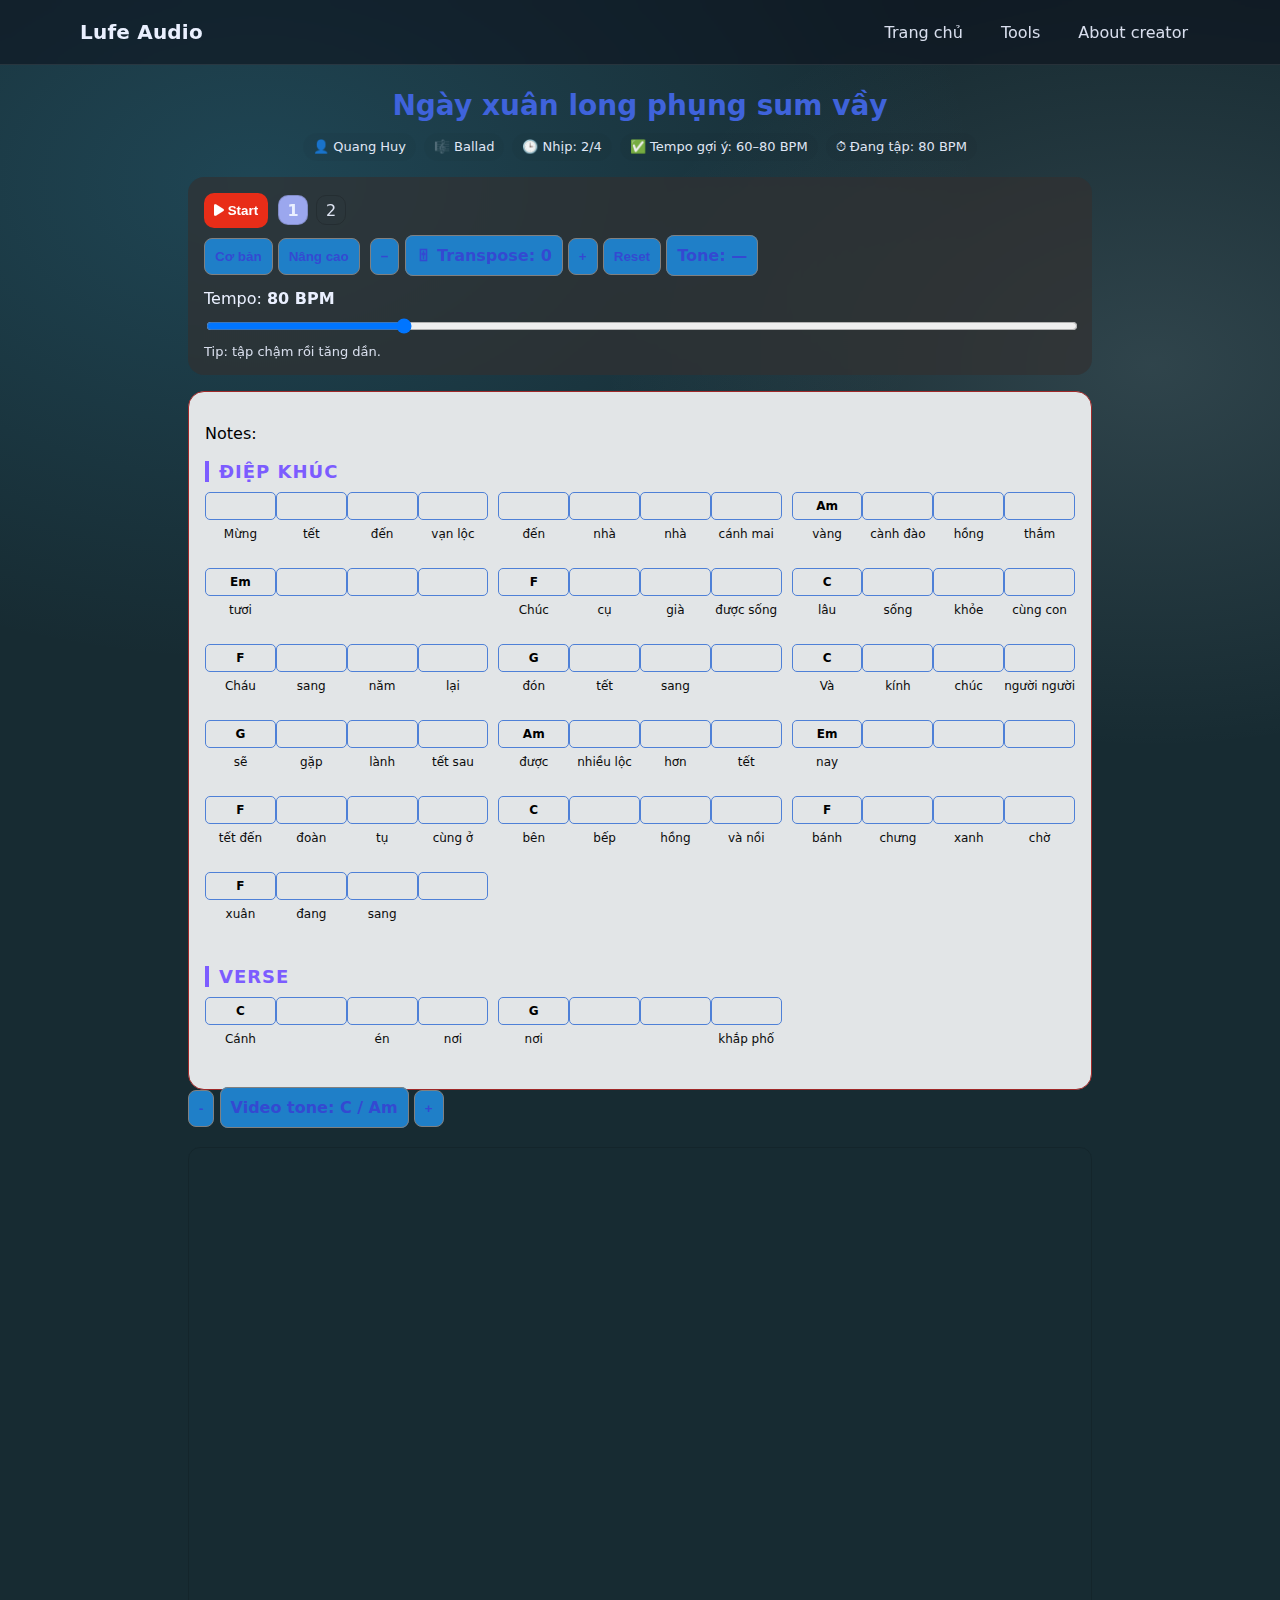
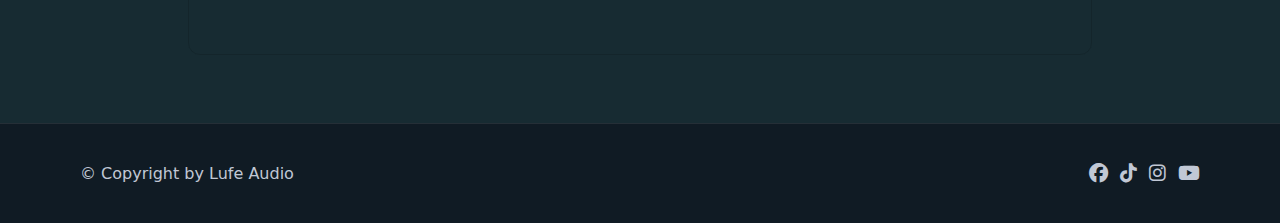
<file: Chords/chord.html>
<!doctype html>
<html lang="vi">
<head>
  <meta charset="UTF-8" />
  <meta name="viewport" content="width=device-width, initial-scale=1" />
  <title>Lufe Audio - Landing</title>

  <link rel="stylesheet" href="../CSS/Main.css" />
  <link rel="stylesheet" href="../CSS/chord.css" />
  <link rel="stylesheet" href="https://cdnjs.cloudflare.com/ajax/libs/font-awesome/6.5.1/css/all.min.css">
</head>

<body>
<header class="site-header">
  <div class="container header-inner">
    <a class="logo" href="#">Lufe Audio</a>

    <nav class="nav">
      <a href="/index.html">Trang chủ</a>
      <a href="/Tools/index.html">Tools</a>
      <a href="/About/index.html">About creator</a>
    </nav>

    <button id="navToggle" class="nav-toggle" aria-label="Mở menu">
      <span></span><span></span><span></span>
    </button>
  </div>

  <div id="mobileNav" class="mobile-nav">
    <a href="/index.html">Trang chủ</a>
    <a href="/Tools/index.html">Tools</a>
    <a href="/About/index.html">About creator</a>
  </div>
</header>

<main class="page">
  <header>
    <h1 id="songTitle" class="h1"></h1>
    <div class="metaRow">
      <span id="songAuthor" class="metaPill"></span>
      <span id="songStyle" class="metaPill"></span>
      <span id="songTimeSig" class="metaPill"></span>
      <span id="songTempoHint" class="metaPill"></span>
      <span id="songBpmNow" class="metaPill"></span>
    </div>
  </header>

  <section class="controls">
    <div class="row">
      <button id="btnPlay" class="btnPlay">
        <i class="fa-solid fa-play"></i><span>Start</span>
      </button>
      <div id="beatBox" class="beatBox"></div>
    </div>

    <div class="row toneRow">
      <div class="bnt-head">
        <button id="btnBasic" class="btn1 is-active">Cơ bản</button>
        <button id="btnAdv" class="btn1">Nâng cao</button>
      </div>

      <div class="bnt-bottom">
        <button id="btnDown" class="btn1">−</button>
        <span id="transposeLabel" class="btn1">Transpose: 0</span>
        <button id="btnUp" class="btn1">+</button>
        <button id="btnReset" class="btn1">Reset</button>
        <span id="toneOut" class="btn1">Tone: —</span>
      </div>
    </div>

    <div class="sliderRow">
      <label class="label">
        Tempo: <b><span id="bpmLabel">80</span> BPM</b>
      </label>
      <input id="bpmRange" class="slider" type="range" min="40" max="220" value="80">
      <div class="sliderHint">Tip: tập chậm rồi tăng dần.</div>
    </div>
  </section>

  <section class="songBox">
    <p id="notesHint">Notes:</p>
    <div id="songRoot"></div>
  </section>

  <section class="heroVideo">
    <div class="videoToneBar">
      <button id="videoPrev" class="btn1">-</button>
      <span id="videoToneLabel" class="btn1">Video tone: C / Am</span>
      <button id="videoNext" class="btn1">+</button>
    </div>

    <div class="videoContainer">
      <iframe
        id="mainVideo"
        class="video"
        src="https://www.youtube.com/embed/Vw5d4uKVT-4?rel=0"
        title="YouTube video player"
        allow="accelerometer; autoplay; clipboard-write; encrypted-media; gyroscope; picture-in-picture"
        allowfullscreen>
      </iframe>
    </div>
  </section>
</main>

<footer class="site-footer">
  <div class="container footer-inner">
    <p>© Copyright by Lufe Audio</p>
    <div class="footer-links">
      <a href="https://www.facebook.com/guitaristVN/"><i class="fa fa-brands fa-facebook"></i></a>
      <a href="https://www.tiktok.com/@jblufe.studio"><i class="fa fa-brands fa-tiktok"></i></a>
      <a href="https://www.instagram.com/jb_lufe.audio/"><i class="fa fa-brands fa-instagram"></i></a>
      <a href="https://www.youtube.com/@lufeaudio1526"><i class="fa fa-brands fa-youtube"></i></a>
    </div>
  </div>
</footer>

<button id="scrollTopBtn" class="scrollTopBtn">
  <i class="fa-solid fa-arrow-up"></i>
</button>

<script src="../JS/utils.js"></script>
<script src="../JS/common.js"></script>
<script src="../JS/quickParser.js"></script>
<script src="../JS/song-loader.js"></script>
<script src="../JS/app.js"></script>

</body>
</html>
</file>
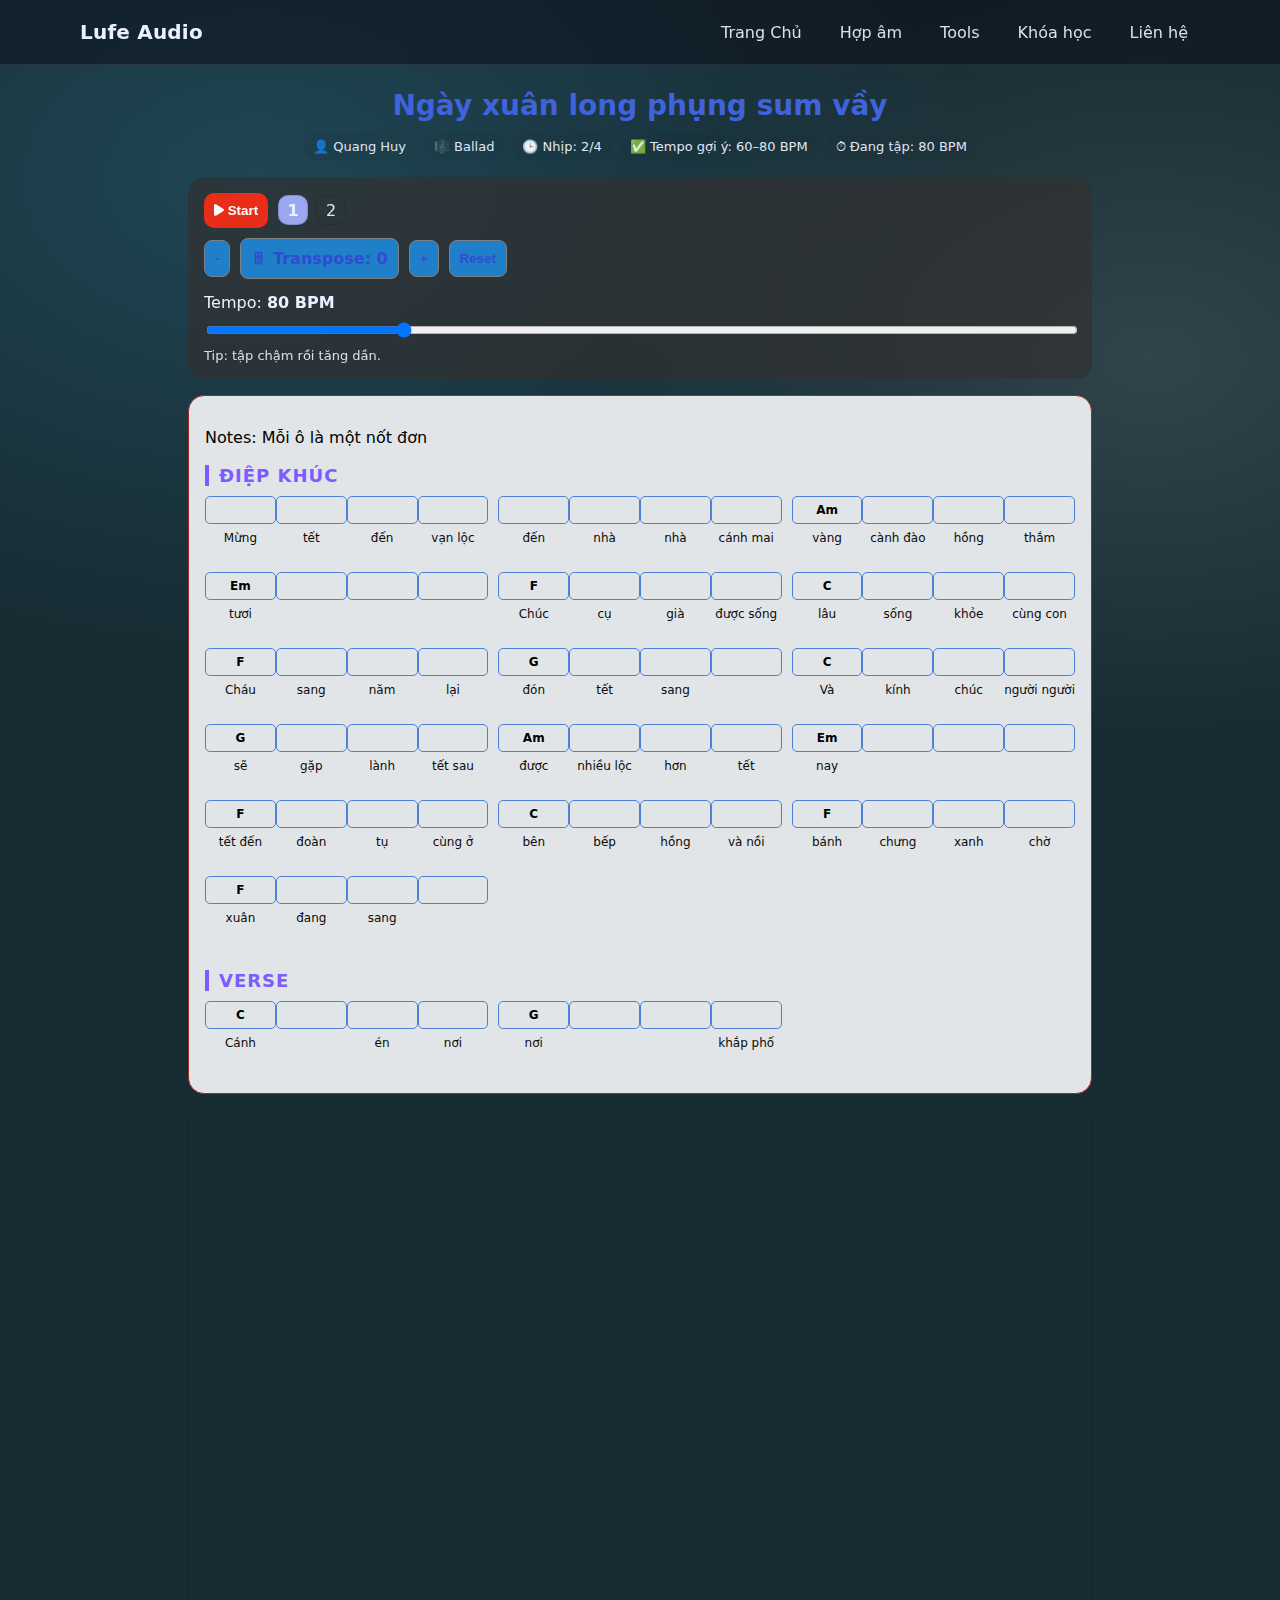
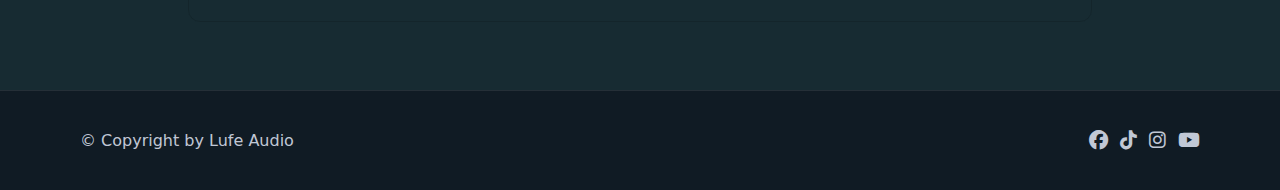
<file: HTML/chord.html>
<!doctype html>
<html lang="vi">
  <head>
    <meta charset="UTF-8" />
    <meta name="viewport" content="width=device-width,initial-scale=1" />
    <title>Lufe Audio - Landing</title>

    <link rel="stylesheet" href="../CSS/Main.css" />
    <link rel="stylesheet" href="../CSS/chord.css" />
    <link rel="stylesheet" href="https://cdnjs.cloudflare.com/ajax/libs/font-awesome/6.5.1/css/all.min.css">
  </head>

  <body>
    <!-- Header -->
    <header class="site-header">
      <div class="container header-inner">
        <a class="logo" href="#">Lufe Audio</a>

        <nav class="nav">
          <a href="../HTML/index.html" >Trang Chủ</a>
          <a href="../HTML/chords.html">Hợp âm</a>
          <a href="../HTML/metronome.html">Tools</a>
            <a href="#">Khóa học</a>
            <a href="#">Liên hệ</a>
          <!-- <a href="#donate" >Donate</a> -->
        </nav>

        <button class="nav-toggle" id="navToggle" aria-label="Mở menu">
          <span></span><span></span><span></span>
        </button>
      </div>

      <div class="mobile-nav" id="mobileNav">
        <a href="../HTML/index.html">Trang Chủ</a>
        <a href="../HTML/chords.html" >Hợp âm</a>
        <a href="../HTML/metronome.html">Tools</a>
          <a href="#">Khóa học</a>
          <a href="#">Liên hệ</a>
      </div>
    </header>
 

    <main class="page">
        <header >
          
          <h1 id="songTitle" class="h1"></h1>
    
          <div class="metaRow">
            <span class="metaPill" id="songAuthor"></span>
            <span class="metaPill" id="songStyle"></span>
            <span class="metaPill" id="songTimeSig"></span>
            <span class="metaPill" id="songTempoHint"></span>
            <span class="metaPill" id="songBpmNow"></span>
          </div>
        </header>
    
        <section class="controls">
          <div class="row">
            <button id="btnPlay" class=" btnPlay"><i class="fa-solid fa-play"></i> Start</button>
            
    
            <div id="beatBox" class="beatBox"></div>
          </div>
          <div class="row toneRow">
              <button id="btnDown" class="btn1">-</button>
              <span class="btn1" id="transposeLabel">Transpose: 0</span>
              <button id="btnUp" class="btn1">+</button>
              <button id="btnReset" class="btn1">Reset</button>
            </div>
          <div class="sliderRow">
            <label class="label">
              Tempo: <b><span id="bpmLabel">80</span> BPM</b>
            </label>
            <input id="bpmRange" class="slider" type="range" min="40" max="220" value="80" />
            <div class="sliderHint">Tip: tập chậm rồi tăng dần. </div>
          </div>
        </section>
        
        <section class="songBox">
          <p>Notes: Mỗi ô là một nốt đơn</p>
          <div id="songRoot">
           
          </div>
        </section>
        <section class="heroVideo">
          <div class="videoContainer">
            <iframe class="video"
              id="mainVideo"
              width="560"
              height="315"
              src="https://www.youtube.com/embed/Vw5d4uKVT-4?si=wR62f5bCQdCKl00V=0" 
              title="YouTube video player"
              frameborder="0"
              allow="accelerometer; autoplay; clipboard-write; encrypted-media; gyroscope; picture-in-picture"
              allowfullscreen
            ></iframe>
          </div>
        
          
        </section>
        <!-- <section class="notes">
          <div class="noteTitle">Gợi ý nâng cấp sau:</div>
          <ul class="ul">
            <li>Subdivision: 1-&amp;-2-&amp; (simple) / 1-la-li (6/8) để người mới dễ vào</li>
            <li>Auto-scroll theo dòng đang tập</li>
            <li>Audio hợp âm (block chord) + điệu rải</li>
            <li>Mỗi dòng có nhiều bars (không chỉ 1 bar)</li>
          </ul>
        </section> -->
    
      </main>

    <!-- Footer -->
    <footer class="site-footer">
      <div class="container footer-inner">
        <p>© Copyright by Lufe Audio</p>
        <div class="footer-links">
          <!-- <span>Theo dõi mình tại đây :</span> -->
          <a href="https://www.facebook.com/guitaristVN/"><i class="fa fa1 fa-brands fa-facebook"></i></a>
          <a href="https://www.tiktok.com/@jblufe.studio"><i class="fa fa2 fa-brands fa-tiktok"></i></a>
          <a href="https://www.instagram.com/jb_lufe.audio/"><i class="fa fa3 fa-brands fa-instagram"></i></a>
          <a href="https://www.youtube.com/@lufeaudio1526"><i class="fa fa4 fa-brands fa-youtube"></i></a>
        </div>
      </div>
    </footer>

    <button id="scrollTopBtn" class="scrollTopBtn">
      <i class="fa-solid fa-arrow-up"></i>
    </button>
    <script src="../JS/app.js"></script>
    <script src="../JS/main.js"></script>
  </body>
</html>
</file>
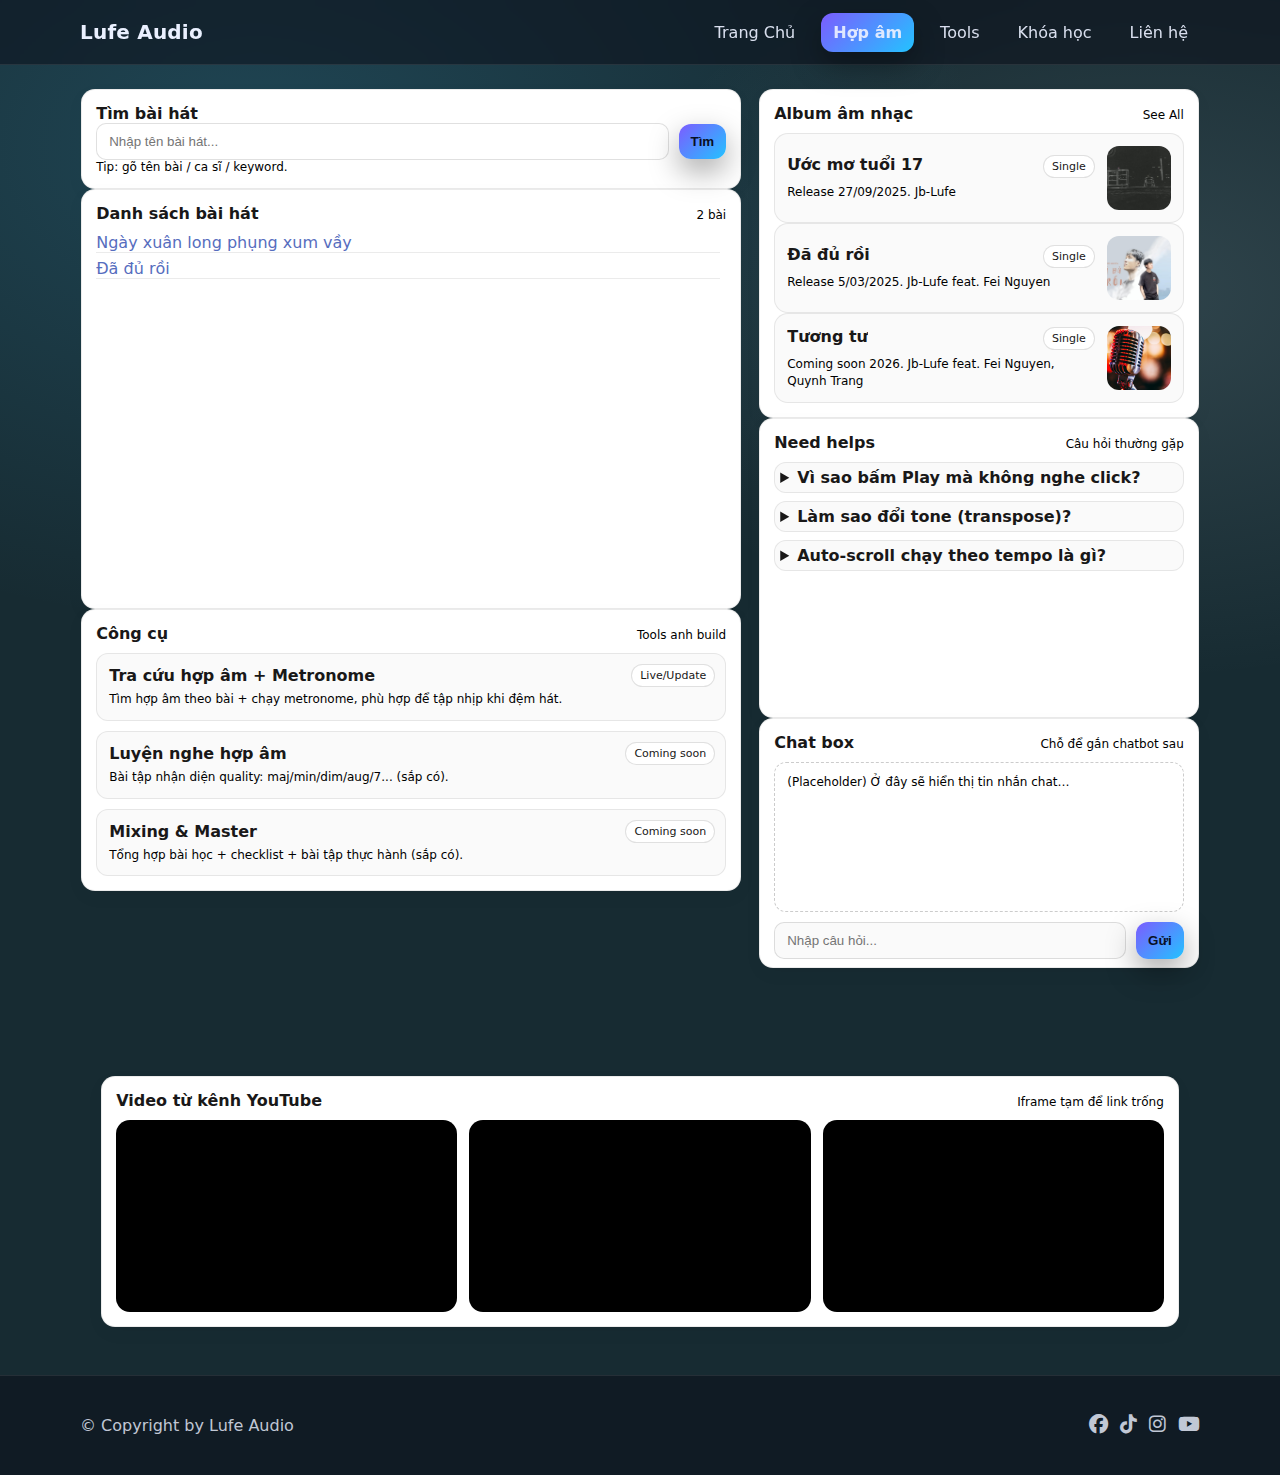
<file: HTML/chords.html>
<!doctype html>
<html lang="vi">
  <head>
    <meta charset="UTF-8" />
    <meta name="viewport" content="width=device-width,initial-scale=1" />
    <title>Lufe Audio - Landing</title>

    <link rel="stylesheet" href="../CSS/Main.css" />
    <link rel="stylesheet" href="../CSS/chords.css" />
    <link rel="stylesheet" href="https://cdnjs.cloudflare.com/ajax/libs/font-awesome/6.5.1/css/all.min.css">
  </head>

  <body>
    <!-- Header -->
    <header class="site-header">
      <div class="container header-inner">
        <a class="logo" href="#">Lufe Audio</a>

        <nav class="nav">
          <a href="../HTML/index.html" >Trang Chủ</a>
          <a href="../HTML/chords.html" class="btn btn-small">Hợp âm</a>
          <a href="../HTML/metronome.html">Tools</a>
            <a href="#">Khóa học</a>
            <a href="#">Liên hệ</a>
          <!-- <a href="#donate" >Donate</a> -->
        </nav>

        <button class="nav-toggle" id="navToggle" aria-label="Mở menu">
          <span></span><span></span><span></span>
        </button>
      </div>

      <div class="mobile-nav" id="mobileNav">
        <a href="../HTML/index.html">Trang Chủ</a>
        <a href="../HTML/chords.html" >Hợp âm</a>
        <a href="../HTML/metronome.html">Tools</a>
          <a href="#">Khóa học</a>
          <a href="#">Liên hệ</a>
      </div>
    </header>
 

    <main class="page chordsMain">
        <div class="container chordsLayout">
          <!-- LEFT SIDE -->
          <aside class="leftPanel">
            <!-- Search -->
            <section class="panelCard">
              <h2 class="panelTitle">Tìm bài hát</h2>
              <div class="searchRow">
                <input id="songSearch" class="input" type="text" placeholder="Nhập tên bài hát..." />
                <button id="btnSearch" class="btn btn-small">Tìm</button>
              </div>
              <div class="muted small">Tip: gõ tên bài / ca sĩ / keyword.</div>
            </section>
      
            <section class="panelCard songPanel">
              <div class="panelHead">
                <h2 class="panelTitle">Danh sách bài hát</h2>
                <span class="muted small" id="songCount">0 bài</span>
              </div>
            
              <div id="songsList" class="list"></div>
            </section>
      
            <!-- Tools list -->
            <section class="panelCard">
              <div class="panelHead">
                <h2 class="panelTitle">Công cụ</h2>
                <span class="muted small">Tools anh build</span>
              </div>
      
              <div id="toolsList" class="toolGrid">
                <!-- JS render tools -->
                <!-- card mẫu:
                <a class="toolCard" href="#">
                  <div class="toolTitle">Tra cứu hợp âm + Metronome</div>
                  <div class="toolDesc muted small">Tìm hợp âm theo bài + chạy metronome...</div>
                  <div class="toolChip">Live</div>
                </a>
                -->
              </div>
            </section>
          </aside>
      
          <!-- RIGHT SIDE -->
          <section class="rightPanel">
            <!-- Albums -->
            <section class="panelCard">
              <div class="panelHead">
                <h2 class="panelTitle">Album âm nhạc</h2>
                <a class="muted small" href="#" id="albumsSeeAll">See All</a>
              </div>
      
              <div id="albumsGrid" class="albumGrid">
                <!-- JS render albums -->
              </div>
            </section>
      
            <!-- Need helps + Chatbox -->
            <section class="needHelpRow">
              <!-- FAQs -->
              <section class="panelCard faqCard">
                <div class="panelHead">
                  <h2 class="panelTitle">Need helps</h2>
                  <span class="muted small">Câu hỏi thường gặp</span>
                </div>
      
                <div class="faqList" id="faqList">
                  <!-- mẫu -->
                  <details class="faqItem">
                    <summary>Vì sao bấm Play mà không nghe click?</summary>
                    <div class="faqBody muted small">
                      Trình duyệt cần thao tác người dùng để mở AudioContext. <br> Hãy bấm Play lần nữa hoặc kiểm tra volume.
                    </div>
                  </details>
      
                  <details class="faqItem">
                    <summary>Làm sao đổi tone (transpose)?</summary>
                    <div class="faqBody muted small">
                      Dùng nút + / - ở khu vực điều khiển để nâng/hạ nửa cung.
                    </div>
                  </details>
                 
                  <details class="faqItem">
                    <summary>Auto-scroll chạy theo tempo là gì?</summary>
                    <div class="faqBody muted small">
                      Khi metronome chạy tới dòng nào,<br> trang sẽ cuộn tới dòng đó để anh em tập không bị lạc.
                    </div>
                  </details>
                </div>
              </section>
      
              <!-- Chatbox placeholder -->
              <section class="panelCard chatCard">
                <div class="panelHead">
                  <h2 class="panelTitle">Chat box</h2>
                  <span class="muted small">Chỗ để gắn chatbot sau</span>
                </div>
      
                <div class="chatBox" id="chatBox">
                  <div class="chatMessages muted small" id="chatMessages">
                    (Placeholder) Ở đây sẽ hiển thị tin nhắn chat…
                  </div>
      
                  <div class="chatComposer">
                    <input class="input" type="text" placeholder="Nhập câu hỏi..." disabled />
                    <button class="btn btn-small" disabled>Gửi</button>
                  </div>
                </div>
              </section>
            </section>
          </section>
          
        </div>
          
       
        <!-- Bottom: YouTube iframes -->
        <div class="container"><section class="panelCard panelvideoyt">
          <div class="panelHead">
            <h2 class="panelTitle">Video từ kênh YouTube</h2>
            <span class="muted small">Iframe tạm để link trống</span>
          </div>
  
          <div class="videoGrid">
            <div class="videoFrame">
              <iframe class="video" src="" title="YouTube video 1" allowfullscreen></iframe>
            </div>
            <div class="videoFrame">
              <iframe class="video" src="" title="YouTube video 2" allowfullscreen></iframe>
            </div>
            <div class="videoFrame">
              <iframe class="video" src="" title="YouTube video 3" allowfullscreen></iframe>
            </div>
          </div>
        </section></div>
      </main>

    <!-- Footer -->
    <footer class="site-footer">
      <div class="container footer-inner">
        <p>© Copyright by Lufe Audio</p><span id="year"></span>
        <div class="footer-links">
          <!-- <span>Theo dõi mình tại đây :</span> -->
          <a href="https://www.facebook.com/guitaristVN/"><i class="fa fa1 fa-brands fa-facebook"></i></a>
          <a href="https://www.tiktok.com/@jblufe.studio"><i class="fa fa2 fa-brands fa-tiktok"></i></a>
          <a href="https://www.instagram.com/jb_lufe.audio/"><i class="fa fa3 fa-brands fa-instagram"></i></a>
          <a href="https://www.youtube.com/@lufeaudio1526"><i class="fa fa4 fa-brands fa-youtube"></i></a>
        </div>
      </div>
    </footer>

    <button id="scrollTopBtn" class="scrollTopBtn">
      <i class="fa-solid fa-arrow-up"></i>
    </button>
    <script src="../JS/chords.js"></script>
    <!-- <script src="../JS/main.js"></script> -->
  </body>
</html>
</file>
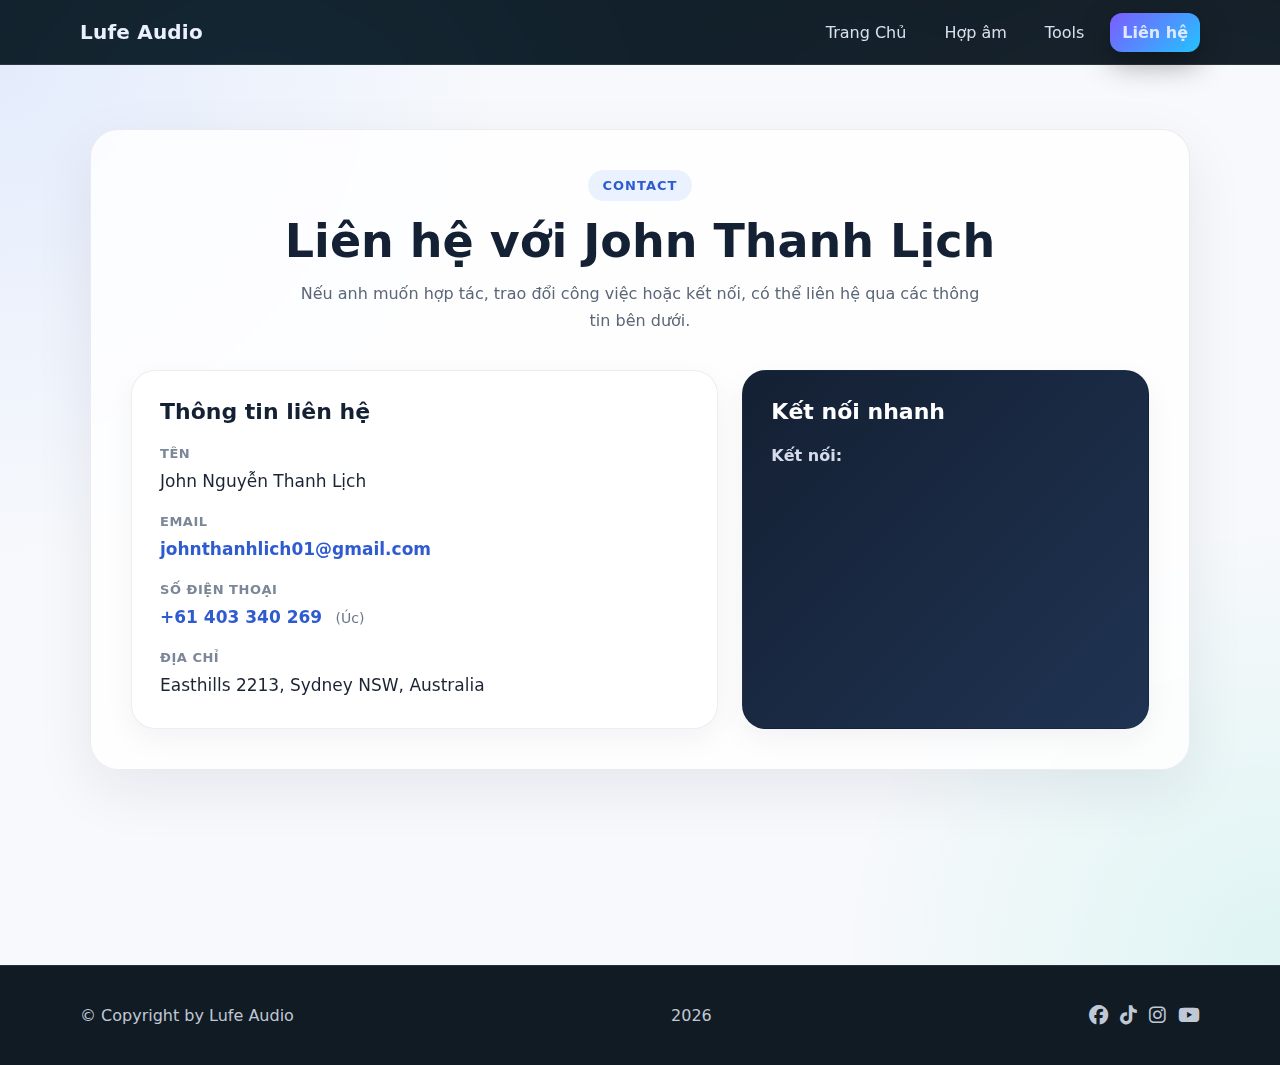
<file: HTML/contact.html>
<!doctype html>
<html lang="vi">
  <head>
    <meta charset="UTF-8" />
    <meta name="viewport" content="width=device-width,initial-scale=1" />
    <title>Lufe Audio - Landing</title>

    <link rel="stylesheet" href="../CSS/Main.css" />
    <link rel="stylesheet" href="../CSS/contact.css" />
    <link rel="stylesheet" href="https://cdnjs.cloudflare.com/ajax/libs/font-awesome/6.5.1/css/all.min.css">
  </head>

  <body>
    <!-- Header -->
    <header class="site-header">
      <div class="container header-inner">
        <a class="logo" href="#">Lufe Audio</a>

        <nav class="nav">
          <a href="../index.html" >Trang Chủ</a>
          <a href="../HTML/chords.html" >Hợp âm</a>
          <a href="../HTML/metronome.html">Tools</a>
            <!-- <a href="#">Khóa học</a> -->
            <a href="../HTML/contact.html" class="btn btn-small">Liên hệ</a>
          <!-- <a href="#donate" >Donate</a> -->
        </nav>

        <button class="nav-toggle" id="navToggle" aria-label="Mở menu">
          <span></span><span></span><span></span>
        </button>
      </div>

      <div class="mobile-nav" id="mobileNav">
        <a href="../index.html">Trang Chủ</a>
        <a href="../HTML/chords.html" >Hợp âm</a>
        <a href="../HTML/metronome.html">Tools</a>
          <!-- <a href="#">Khóa học</a> -->
          <a href="../HTML/contact.html">Liên hệ</a>
      </div>
    </header>
 

    <main class="contact-main">
        <section class="contact-section">
          <div class="contact-wrap">
            <div class="contact-head">
              <span class="contact-badge">Contact</span>
              <h1>Liên hệ với John Thanh Lịch</h1>
              <p>
                Nếu anh muốn hợp tác, trao đổi công việc hoặc kết nối, có thể liên hệ
                qua các thông tin bên dưới.
              </p>
            </div>
      
            <div class="contact-grid">
              <div class="contact-card">
                <h2>Thông tin liên hệ</h2>
      
                <div class="contact-item">
                  <span class="label">Tên</span>
                  <p>John Nguyễn Thanh Lịch</p>
                </div>
      
                <div class="contact-item">
                  <span class="label">Email</span>
                  <p>
                    <a href="mailto:johnthanhlich01@gmail.com">
                      johnthanhlich01@gmail.com
                    </a>
                  </p>
                </div>
      
                <div class="contact-item">
                  <span class="label">Số điện thoại</span>
                  <p>
                    <a href="tel:+61403340269">+61 403 340 269</a>
                    <small>(Úc)</small>
                  </p>
                </div>
      
                <div class="contact-item">
                  <span class="label">Địa chỉ</span>
                  <p>Easthills 2213, Sydney NSW, Australia</p>
                </div>
              </div>
      
              <div class="contact-card contact-highlight">
                <h2>Kết nối nhanh</h2>
              
                    <span class="social-label">Kết nối:</span>
                      <div class="social-icons" id="socialIcons">
                        <!-- JS sẽ render icon từ data.json -->
                      </div>
             </div>
              
            </div>
          </div>
        </section>
      </main>
    <!-- Footer -->
    <footer class="site-footer">
      <div class="container footer-inner">
        <p>© Copyright by Lufe Audio</p><span id="year"></span>
        <div class="footer-links">
          <!-- <span>Theo dõi mình tại đây :</span> -->
          <a href="https://www.facebook.com/guitaristVN/"><i class="fa fa1 fa-brands fa-facebook"></i></a>
          <a href="https://www.tiktok.com/@jblufe.studio"><i class="fa fa2 fa-brands fa-tiktok"></i></a>
          <a href="https://www.instagram.com/jb_lufe.audio/"><i class="fa fa3 fa-brands fa-instagram"></i></a>
          <a href="https://www.youtube.com/@lufeaudio1526"><i class="fa fa4 fa-brands fa-youtube"></i></a>
        </div>
      </div>
    </footer>

    <button id="scrollTopBtn" class="scrollTopBtn">
      <i class="fa-solid fa-arrow-up"></i>
    </button>
    <script src="../JS/scroll.js"></script>
    <script src="../JS/layout.js"></script>
    <script src="../JS/main.js"></script>
  </body>
</html>
</file>
<file: CSS/Main.css>
:root{
    --bg:#172b32;
    --card:#121a2a;
    --card2:#0f1626;
    --text:#eaf0ff;
    --muted:#a7b4d6;
    --line:rgba(255,255,255,.09);
    --accent:#7c5cff;
    --accent2:#23c3ff;
    --shadow: 0 12px 30px rgba(0,0,0,.35);
    --radius: 18px;
    --container: 1120px;
  }
  
  *{ box-sizing:border-box; }
  html{ scroll-behavior:smooth; }
  body{
    margin:0;
    font-family: ui-sans-serif, system-ui, -apple-system, Segoe UI, Roboto, Arial, "Apple Color Emoji", "Segoe UI Emoji";
    background: radial-gradient(1200px 800px at 20% 10%, rgba(60, 164, 206, 0.22), transparent 60%),
                radial-gradient(1000px 700px at 90% 20%, rgba(197, 222, 231, 0.14), transparent 55%),
                var(--bg);
    color:var(--text);
    min-height: 100vh;
    display: flex;
    flex-direction: column;
  }
  main{
    flex: 1;             /* đẩy footer xuống đáy */
  }
  a{ color:inherit; text-decoration:none; }
  .container{
    width:min(var(--container), calc(100% - 40px));
    margin:0 auto;
  }
  .fa{
    font-size: larger;
  }
  .btn{
    display:inline-flex;
    align-items:center;
    justify-content:center;
    gap:10px;
    padding:12px 16px;
    border-radius: 14px;
    background: linear-gradient(135deg, var(--accent), var(--accent2));
    color:#081023;
    font-weight:800;
    border:0;
    cursor:pointer;
    box-shadow: var(--shadow);
  }
  .btn:hover{ transform: translateY(-1px); }
  .btn:active{ transform: translateY(0); }
  .btn-ghost{
    background: transparent;
    color: var(--text);
    border:1px solid var(--line);
    box-shadow:none;
  }
  .btn-small{ padding:10px 12px; border-radius:12px; }
  
  .badge{
    display:inline-flex;
    gap:8px;
    align-items:center;
    padding:8px 12px;
    border:1px solid var(--line);
    border-radius:999px;
    color:var(--muted);
    background: rgba(255,255,255,.03);
    width:fit-content;
  }
  
  .muted{ color: var(--muted); }
  .small{ font-size: 13px; }
  
  .section{
    padding:72px 0;
  }
  .section.alt{
    background: linear-gradient(180deg, rgba(255,255,255,.03), transparent);
    border-top: 1px solid var(--line);
    border-bottom: 1px solid var(--line);
  }
  
  .section-head{
    display:flex;
    align-items:flex-end;
    justify-content:space-between;
    gap:18px;
    margin-bottom: 22px;
  }
  .section-head h2{
    margin:0;
    font-size: 28px;
  }
  .section-head p{
    margin:0;
    max-width: 560px;
  }
    /* scroll button  */
    .scrollTopBtn {
      position: fixed;
      bottom: 160px;
      right: 60px;
      width: 35px;
      height: 35px;
      border-radius: 50%;
      border: none;
      background: #eb0707;
      color: rgb(255, 255, 255);
      font-size: 18px;
      cursor: pointer;
      display: none;
      align-items: center;
      justify-content: center;
      z-index: 999;
      transition: opacity 0.3s ease, transform 0.3s ease;
    }
    
    /* .scrollTopBtn:hover {
      transform: scale(1.1);
      background: #bb6219;
    } */
    
    .scrollTopBtn.show {
      display: flex;
    }
 
  .card-grid{
    display:grid;
    grid-template-columns: repeat(3, 1fr);
    gap:16px;
  }
  
  .card{
    background: linear-gradient(180deg, rgba(255,255,255,.04), rgba(255,255,255,.02));
    border: 1px solid var(--line);
    border-radius: var(--radius);
    padding: 16px;
    box-shadow: var(--shadow);
  }
  
  .card-top{
    display:flex;
    align-items:center;
    justify-content:space-between;
    gap:12px;
    margin-bottom: 8px;
  }
  .card-title{
    font-size: 16px;
    font-weight: 800;
    margin:0;
  }
  .chip{
    padding:6px 10px;
    border-radius:999px;
    border:1px solid var(--line);
    background: rgba(255,255,255,.03);
    color: var(--muted);
    font-size: 12px;
  }
  
  .card-desc{
    margin: 0 0 14px 0;
    color: var(--muted);
    line-height: 1.5;
  }
  .card-actions{
    display:flex;
    gap:10px;
    flex-wrap:wrap;
  }
  .link{
    display:inline-flex;
    gap:8px;
    align-items:center;
    padding:10px 12px;
    border-radius: 12px;
    border: 1px solid var(--line);
    background: rgba(255,255,255,.02);
    font-weight: 700;
  }
  .link:hover{ border-color: rgba(255,255,255,.18); }
  
  .hint{ margin:10px 0 0 0; color: rgba(255,255,255,.6); font-size: 12px; }
  /* Header */
.site-header{
  position: sticky;
  top:0;
  z-index: 9999; /* quan trọng: nổi lên trên mọi div */
  backdrop-filter: blur(10px);
  background: rgba(11,15,26,.55);
  border-bottom: 1px solid var(--line);
}

.header-inner{
  display:flex;
  align-items:center;
  justify-content:space-between;
  height: 64px;
}

.logo{
  font-weight: 900;
  letter-spacing: .2px;
  font-size: 20px;
}

.nav{
  display:flex;
  gap:14px;
  align-items:center;
}
.nav a{
  padding:10px 12px;
  border-radius: 12px;
  color: rgba(234,240,255,.92);
}
.nav a:hover{
  background: rgba(255,255,255,.04);
  border: 1px solid rgba(255,255,255,.08);
}

.nav-toggle{
  display:none;
  background: transparent;
  border: 1px solid var(--line);
  border-radius: 12px;
  padding:10px;
}
.nav-toggle span{
  display:block;
  width:22px;
  height:2px;
  background: rgba(234,240,255,.9);
  margin: 4px 0;
}

.mobile-nav{
  position: fixed;
  background: rgba(11,15,26,.85);
  display:none;
  border-top:1px solid var(--line);
  padding: 10px 0;
  right: 0px;
  border-bottom-left-radius:12px ;
}
.mobile-nav a{
  display:block;
  padding: 10px 20px;
  color: rgba(234,240,255,.92);
 
  
}
.mobile-nav a:not(:first-child) {
  border-top: 1px solid gray;
}
.mobile-nav a:hover{ background: rgba(255, 250, 250, 0.04); }

/* Hero */
.hero{
  padding: 72px 0 52px 0;
}

.hero-grid{
  display:grid;
  grid-template-columns: 1.2fr .8fr;
  gap: 18px;
  align-items: stretch;
}
.hero-title{
  margin: 12px 0 10px 0;
  font-size: 44px;
  line-height: 1.05;
}
.accent{
  background: linear-gradient(135deg, var(--accent), var(--accent2));
  -webkit-background-clip: text;
  background-clip:text;
  color: transparent;
}
.hero-subtitle{
  margin: 0 0 16px 0;
  color: rgba(234,240,255,.80);
  line-height: 1.6;
  max-width: 620px;
}
.hero-cta{ display:flex; gap:12px; flex-wrap:wrap; margin-top: 8px; }

.social{
  margin-top: 18px;
  padding-top: 14px;
  border-top: 1px solid var(--line);
}
.social-label{
  font-weight: 800;
  color: rgba(234,240,255,.9);
}
.social-icons{
  display:flex;
  gap:10px;
  margin-top: 10px;
}

.icon-btn{
  display:inline-flex;
  align-items:center;
  justify-content:center;
  width: 44px;
  height: 44px;
  border-radius: 14px;
  border: 1px solid var(--line);
  background: rgba(255,255,255,.03);
}
.icon-btn:hover{ border-color: rgba(255,255,255,.18); }

.hero-card{
  height: 310px;
  border-radius: var(--radius);
  border: 1px solid var(--line);
  background: linear-gradient(180deg, rgba(255,255,255,.05), rgba(255,255,255,.02));
  padding: 16px;
  box-shadow: var(--shadow);
}
.hero-card-top{
  display:flex;
  gap:12px;
  align-items:center;
  margin-bottom: 14px;
}
.avatar{
  position: relative;
  overflow: hidden;
  width: 46px;
  height: 46px;
  border-radius: 50%;
  display:flex;
  align-items:center;
  justify-content:center;
  font-weight: 900;
  color: #081023;
}
.hero-card-name{ margin:0; font-weight: 900;  }
.profile-img{
  position: absolute;
  width: 100%;
  height: 100%;
  object-fit:cover;
}
.hero-card-mini{ margin: 2px 0 0 0; color: var(--muted); font-size: 11px; }

.stat-grid{
  display:grid;
  grid-template-columns: repeat(3, 1fr);
  gap: 10px;
  margin: 10px 0 14px 0;
}
.stat{
  border: 1px solid var(--line);
  border-radius: 16px;
  padding: 2px;
  background: rgba(255,255,255,.02);
  text-align: center;
}
.stat-num{ margin:0; font-size: 20px; font-weight: 900; }
.stat-label{ margin: 6px 0 0 0; color: var(--muted); font-size: 12px; }
 #stat1{background-color: rgb(85, 85, 244);}
 #stat2{background-color: rgba(22, 20, 20, 0.8);
  border: 1px solid rgb(76, 45, 45);}
  #stat3{background-color: rgb(129, 10, 10)}
.hero-note{
  border: 1px dashed rgba(255,255,255,.14);
  border-radius: 16px;
  padding: 12px;
  color: rgba(234,240,255,.85);
  background: rgba(0,0,0,.10);
}
/* social media icons  */
/* ===== Social icon buttons ===== */
.social-icons .icon-btn{
display:inline-flex;
align-items:center;
justify-content:center;
width: 44px;
height: 44px;
border-radius: 14px;
border: 1px solid var(--line);
background: rgba(255,255,255,.03);
transition: transform .15s ease, box-shadow .15s ease, border-color .15s ease;
}

/* icon size */
.social-icons .icon-btn i{
font-size: 20px;
}

/* hover chung */
.social-icons .icon-btn:hover{
transform: translateY(-2px);
border-color: rgba(255,255,255,.20);
box-shadow: 0 10px 22px rgba(0,0,0,.25);
}

/* ===== Facebook: xanh + trắng ===== */
.icon-btn.facebook{
background: #1877F2;
border-color: rgba(255,255,255,.18);
}
.fa1:hover{
 color: #1877F2;
 /* background: #1877F2; */
 border-color: rgba(255,255,255,.18);
  }
.icon-btn.facebook i{ color: #fff; }

/* ===== TikTok: nền đen + icon trắng, viền/halo đỏ-xanh kiểu TikTok ===== */
.icon-btn.tiktok{
background: #0b0b0b;
border-color: rgba(255,255,255,.14);
}
.fa2:hover{
 color: #bf4040;
 /* background: #1877F2; */
 border-color: rgba(255,255,255,.18);
  }
.icon-btn.tiktok i{ color:#fff; }
/* tạo cảm giác “đỏ + xanh” quanh nút */
.icon-btn.tiktok:hover{
box-shadow:
  0 10px 22px rgba(0,0,0,.35),
  0 0 0 3px rgba(255, 0, 80, .22),   /* đỏ */
  0 0 0 6px rgba(0, 242, 234, .18); /* xanh */
}

/* ===== YouTube: đỏ + trắng ===== */
.icon-btn.youtube{
background: #FF0000;
border-color: rgba(255,255,255,.18);
}
.fa4:hover{
 color: #FF0000;
 /* background: #1877F2; */
 border-color: rgba(255,255,255,.18);
  }
.icon-btn.youtube i{ color:#fff; }

/* ===== Instagram: gradient hồng-đỏ-cam + trắng ===== */
.icon-btn.instagram{
background: linear-gradient(135deg,#f58529,#dd2a7b,#8134af,#515bd4);
border-color: rgba(255,255,255,.18);
}
.fa3:hover{
 color: #d431cf;
 /* background: #1877F2; */
 border-color: rgba(255,255,255,.18);
  }
.icon-btn.instagram i{ color:#fff; }

/* Donate */
.donate{
  display:grid;
  grid-template-columns: 1.2fr .8fr;
  gap: 16px;
  align-items: start;
}
.donate-box{
  margin-top: 14px;
  border: 1px solid var(--line);
  border-radius: var(--radius);
  padding: 14px;
  background: rgba(255,255,255,.02);
}
.donate-row{
  display:flex;
  justify-content:space-between;
  gap: 12px;
  padding: 10px 0;
  border-bottom: 1px solid rgba(255,255,255,.06);
}
.donate-row:last-child{ border-bottom: 0; }
.donate-label{ color: var(--muted); }
.donate-value{ font-weight: 800; }

.qr-mock{
  border: 1px solid var(--line);
  border-radius: var(--radius);
  background: rgba(255,255,255,.02);
  padding: 16px;
  box-shadow: var(--shadow);
  max-width: 320px;
 
}
.qr-img{
  width: 100%;
  aspect-ratio: 1 / 1;
  object-fit: cover;
  margin: 0 auto;
  display: block;
  border-radius: 18px;
  border: 1px dashed rgba(255,255,255,.18);
  background: rgba(255,255,255,.02);
  padding: 10px;
}
.qr-title{ margin:0 0 10px 0; font-weight: 900; }
.qr-square{
  width: 100%;
  aspect-ratio: 1 / 1;
  border-radius: 18px;
  border: 1px dashed rgba(255,255,255,.18);
  background:
    linear-gradient(90deg, rgba(255,255,255,.05) 1px, transparent 1px),
    linear-gradient(rgba(255,255,255,.05) 1px, transparent 1px);
  background-size: 18px 18px;
}

/* Footer */
.site-footer{
  border-top: 1px solid var(--line);
  padding: 24px 0;
  background: rgba(11,15,26,.55);
}
.footer-inner{
  display:flex;
  align-items:center;
  justify-content:space-between;
  gap: 16px;
  color: rgba(234,240,255,.82);
}
.footer-links{
  display:flex;
  gap: 12px;
}
.footer-links a{ color: rgba(234,240,255,.82); }
.footer-links a:hover{ color: rgba(234,240,255,.95); }

/* Responsive header/hero/donate */
@media (max-width: 900px){
  .hero-grid{ grid-template-columns: 1fr; }
  .hero-title{ font-size: 38px; }
  .donate{ grid-template-columns: 1fr; }
}
@media (max-width: 760px){
  .nav{ display:none; }
  .nav-toggle{ display:inline-block; }
  .mobile-nav.is-open{ display:block; }
}
  
  /* Responsive */
  @media (max-width: 980px){
    .card-grid{ grid-template-columns: repeat(2, 1fr); }
  }
  @media (max-width: 640px){
    .card-grid{ grid-template-columns: 1fr; }
    .section{ padding: 54px 0; }
  }
</file>
<file: CSS/community.css>
:root{
  --community-bg:#303e58;
  /* --community-bg:#ffffff; */
  --community-surface:#f7f7f7;
  --community-surface-2:#fafafa;
  --community-text:#ffffff;
  --community-muted:#b5b0b0;
  --community-line:#e7e7e7;
  --community-shadow:0 8px 24px rgba(17,17,17,.06);
  --community-color:rgb(26, 61, 116);
}

body{
  background:var(--community-bg);
  color:var(--community-text);
}

.community-page{
  background:var(--community-bg);
}

.community-hero{
  padding:42px 0 26px;
  border-bottom:1px solid var(--community-line);
}

.community-hero-grid{
  display:grid;
  grid-template-columns:minmax(0,1.2fr) minmax(320px,.8fr);
  gap:28px;
  align-items:start;
}

.community-kicker,
.section-kicker{
  margin:0 0 12px;
  font-size:12px;
  font-weight:700;
  letter-spacing:.08em;
  text-transform:uppercase;
  color:var(--community-muted);
}

.community-hero h1{
  margin:0 0 14px;
  font-size:clamp(34px, 5vw, 56px);
  line-height:1.05;
  letter-spacing:-.03em;
}

.community-lead{
  margin:0 0 20px;
  max-width:700px;
  color:var(--community-muted);
  font-size:17px;
  line-height:1.7;
}

.community-search{
  display:flex;
  gap:12px;
  margin-bottom:18px;
}

.community-search input{
  flex:1;
  min-height:52px;
  padding:0 16px;
  border:1px solid var(--community-line);
  border-radius:14px;
  outline:none;
  background:#fff;
  font-size:15px;
}

.community-search button{
  min-width:120px;
  min-height:52px;
  border:none;
  border-radius:14px;
  background:#111;
  color:#fff;
  font-weight:700;
  cursor:pointer;
}

.hero-links{
  display:flex;
  flex-wrap:wrap;
  gap:12px;
}

.hero-link{
  display:inline-flex;
  align-items:center;
  justify-content:center;
  min-height:42px;
  padding:0 14px;
  border:1px solid var(--community-line);
  border-radius:12px;
  text-decoration:none;
  color:black;
  background:#fff;
}

.community-panel{
  border:1px solid var(--community-line);
  border-radius:20px;
  background:var(--community-surface-2);
  padding:18px;
  box-shadow:var(--community-shadow);
}

.panel-head{
  display:flex;
  align-items:flex-start;
  justify-content:space-between;
  gap:16px;
  margin-bottom:16px;
}

.panel-head h2{
  margin:0;
  font-size:20px;
}

.quick-links{
  display:grid;
  gap:12px;
}

.quick-card{
  display:block;
  padding:16px;
  border:1px solid var(--community-line);
  border-radius:16px;
  text-decoration:none;
  color:inherit;
  background:#fff;
}

.quick-card-top{
  display:flex;
  align-items:center;
  justify-content:space-between;
  gap:12px;
  margin-bottom:8px;
}

.quick-title{
  font-weight:700;
}

.quick-card p{
  margin:0;
  color:var(--community-muted);
  line-height:1.6;
}

.community-strip{
  padding:28px 0 10px;
}

.simple-head{
  display:flex;
  align-items:flex-end;
  justify-content:space-between;
  gap:18px;
  margin-bottom:20px;
}

.simple-head h2{
  margin:0;
  font-size:30px;
  line-height:1.1;
  letter-spacing:-.02em;
}

.simple-head .muted{
  max-width:520px;
}
.strip-grid,
.card-grid{
  display:grid;
  grid-template-columns:repeat(3, minmax(0,1fr));
  gap:18px;
}

.strip-card,
.card.simple-card{
  border:1px solid rgba(255,255,255,0.08);
  border-radius:18px;
  background-color: var(--community-bg);
  box-shadow:0 8px 24px rgba(0,0,0,0.25);
}

.strip-card{
  padding:20px;
}

.strip-card h3{
  margin:0 0 8px;
  font-size:22px;
  line-height:1.2;
}

.strip-card p{
  margin:0;
  color:var(--community-muted);
  line-height:1.6;
}

.section.community-section{
  padding:22px 0 10px;
}

.simple-card{
  padding:18px;
}

.simple-card .card-title{
  margin:0;
}

.rank-head{
  margin-bottom:18px;
}

.rank-grid{
  grid-template-columns:repeat(3, minmax(0,1fr));
}

.rank-card{
  position:relative;
  padding:22px;
  color: #efe9e9;
}

.rank-top{
  display:flex;
  align-items:center;
  justify-content:space-between;
  gap:12px;
  margin-bottom:14px;
}

.rank-badge{
  display:inline-flex;
  align-items:center;
  justify-content:center;
  min-width:54px;
  height:32px;
  padding:0 12px;
  border:1px solid var(--community-line);
  border-radius:999px;
  font-size:13px;
  font-weight:800;
  background:#111;
  color:#686565;
}

.rank-views{
  font-size:13px;
  color:var(--community-muted);
  white-space:nowrap;
}

.rank-card h3{
  margin:0 0 8px;
  font-size:22px;
  line-height:1.2;
}

.rank-card p{
  margin:0 0 16px;
  line-height:1.6;
  color:var(--community-muted);
}

.rank-card .link{
  display:inline-flex;
  align-items:center;
  justify-content:center;
  min-height:40px;
  padding:0 14px;
  border-radius:12px;
  text-decoration:none;
  color:var(--community-text);
  background:var(--community-bg)
}
.rank-card .link:hover{
   border:1px solid var(--community-line);
  color:#fff;
}
.rank-1 .rank-badge{
  background:#111;
  color:#fff;
}

.rank-2 .rank-badge,
.rank-3 .rank-badge{
  background:#fff;
  color:#111;
}

.muted{
  color:var(--community-muted);
}

.small{
  font-size:13px;
}
/* ---------- */

.songs-list{
  display:flex;
  flex-direction:column;
  gap:10px;
  height:320px;
  overflow-y:auto;
  padding-right:6px;
  scroll-behavior:smooth;
}
.songs-list::-webkit-scrollbar{
  width:10px;
}

.songs-list::-webkit-scrollbar-track{
  background:transparent;
}

.songs-list::-webkit-scrollbar-thumb{
  background:#d0d0d0;
  border-radius:999px;
  border:2px solid transparent;
  background-clip:padding-box;
}

.songs-list::-webkit-scrollbar-thumb:hover{
  background:#b8b8b8;
  border:2px solid transparent;
  background-clip:padding-box;
}

.listItem{
  display:block;
  /* padding:14px 14px; */
  /* border:1px solid var(--community-line); */
  border-radius:14px;
  text-decoration:none;
  color:var(--community-color);
  /* background:#fff; */
  transition:background .2s ease, border-color .2s ease, transform .2s ease;
}

.listItem:hover{
  /* background:#f7f7f7; */
  /* border-color:#d8d8d8; */
  color: rgb(77, 139, 238);
  transform:translateY(-1px);
}

/* .listItemTitle{
  font-weight:700;
  line-height:1.4;
  margin:0;
} */

/* .list-empty{
  padding:14px;
  border:1px dashed var(--community-line);
  border-radius:14px;
  background:#fff;
} */

@media (max-width: 980px){
  .community-hero-grid{
    grid-template-columns:1fr;
  }

  .strip-grid,
  .card-grid,
  .rank-grid{
    grid-template-columns:1fr;
  }

  .simple-head{
    align-items:flex-start;
    flex-direction:column;
  }

  .rank-top{
    align-items:flex-start;
    flex-direction:column;
  }

  .rank-views{
    white-space:normal;
  }

  .community-search{
    flex-direction:column;
  }

  .community-search button{
    width:100%;
  }
}
/* ===== RESPONSIVE BUTTON ===== */

/* Default (desktop giữ nguyên) */
.community-search button,
.hero-link,
.rank-card .link{
  min-height:48px;
  padding:0 16px;
  font-size:15px;
}

/* Tablet */
@media (max-width: 980px){
  .community-search button,
  .hero-link,
  .rank-card .link{
    min-height:44px;
    padding:0 14px;
    font-size:14px;
  }
}

/* Mobile */
@media (max-width: 600px){
  .community-search{
    display:flex;
    flex-direction:row;
    align-items:center;
    gap:10px;
  }

  #songSearchInput{
    flex:1;
    min-width:0;
    min-height:44px;
  }

  .community-search button{
    flex:0 0 auto;
    min-width:96px;
    min-height:44px;
    width:auto;
    margin-left:auto;
  }

  .hero-link,
  .rank-card .link{
    min-height:40px;
    padding:0 12px;
    font-size:13px;
    border-radius:10px;
  }
}
</file>
<file: CSS/Home.css>
/* card  */
 .card-media {
    width: 300px;
    height: 300px;
    margin: 0 auto 12px;
  }
  
  .card-media img {
    width: 100%;
    height: 100%;
    object-fit: cover;
    border-radius: 12px;
  }
  .scrollTopBtn {
    position: fixed;
    bottom: 30px;
    right: 30px;
    width: 48px;
    height: 48px;
    border-radius: 50%;
    border: none;
    background: #111;
    color: white;
    font-size: 18px;
    cursor: pointer;
    box-shadow: 0 8px 20px rgba(0,0,0,0.2);
  
    opacity: 0;
    visibility: hidden;
    transform: translateY(10px);
    transition: all 0.3s ease;
    z-index: 999;
  }
  
  .scrollTopBtn:hover {
    background: #333;
    transform: translateY(-2px);
  }
  
  .scrollTopBtn.show {
    opacity: 1;
    visibility: visible;
    transform: translateY(0);
  }
  
  /* Mobile */
  @media (max-width: 768px) {
    .scrollTopBtn {
      bottom: 20px;
      right: 20px;
      width: 42px;
      height: 42px;
    }
  }
</file>
<file: CSS/contact.css>
.contact-main {
    padding: 64px 20px;
    background:
      radial-gradient(circle at top left, rgba(90, 140, 255, 0.12), transparent 32%),
      radial-gradient(circle at bottom right, rgba(0, 200, 160, 0.10), transparent 28%),
      #f7f9fc;
    min-height: 100vh;
  }
  
  .contact-section {
    max-width: 1100px;
    margin: 0 auto;
  }
  
  .contact-wrap {
    background: rgba(255, 255, 255, 0.82);
    border: 1px solid rgba(20, 30, 50, 0.08);
    border-radius: 28px;
    box-shadow: 0 20px 60px rgba(18, 28, 45, 0.08);
    backdrop-filter: blur(10px);
    padding: 40px;
  }
  
  .contact-head {
    text-align: center;
    margin-bottom: 36px;
  }
  
  .contact-badge {
    display: inline-block;
    padding: 8px 14px;
    border-radius: 999px;
    background: #eaf2ff;
    color: #2f5bd1;
    font-size: 13px;
    font-weight: 700;
    letter-spacing: 0.08em;
    text-transform: uppercase;
    margin-bottom: 14px;
  }
  
  .contact-head h1 {
    margin: 0 0 12px;
    font-size: clamp(30px, 4vw, 46px);
    line-height: 1.15;
    color: #142033;
  }
  
  .contact-head p {
    margin: 0 auto;
    max-width: 700px;
    font-size: 16px;
    line-height: 1.7;
    color: #5b6678;
  }
  
  .contact-grid {
    display: grid;
    grid-template-columns: 1.3fr 0.9fr;
    gap: 24px;
  }
  
  .contact-card {
    background: #ffffff;
    border: 1px solid rgba(20, 30, 50, 0.08);
    border-radius: 24px;
    padding: 28px;
    box-shadow: 0 10px 30px rgba(16, 24, 40, 0.05);
  }
  
  .contact-card h2 {
    margin: 0 0 22px;
    font-size: 22px;
    color: #142033;
  }
  
  .contact-item + .contact-item {
    margin-top: 18px;
  }
  
  .contact-item .label {
    display: block;
    margin-bottom: 6px;
    font-size: 13px;
    font-weight: 700;
    letter-spacing: 0.04em;
    text-transform: uppercase;
    color: #7b8798;
  }
  
  .contact-item p {
    margin: 0;
    font-size: 17px;
    line-height: 1.7;
    color: #1b2433;
  }
  
  .contact-item a {
    color: #2f5bd1;
    text-decoration: none;
    font-weight: 600;
  }
  
  .contact-item a:hover {
    text-decoration: underline;
  }
  
  .contact-item small {
    display: inline-block;
    margin-left: 8px;
    color: #6c7687;
    font-size: 14px;
  }
  
  .contact-highlight {
    background: linear-gradient(135deg, #142033 0%, #1f3352 100%);
    color: #ffffff;
  }
  
  .contact-highlight h2,
  .contact-highlight p {
    color: #ffffff;
  }
  
  .contact-highlight p {
    opacity: 0.9;
    line-height: 1.7;
    margin-bottom: 24px;
  }
  
  .contact-actions {
    display: flex;
    flex-wrap: wrap;
    gap: 14px;
  }
  
  .btn-contact {
    display: inline-flex;
    align-items: center;
    justify-content: center;
    min-height: 48px;
    padding: 0 20px;
    border-radius: 14px;
    border: 1px solid rgba(255, 255, 255, 0.2);
    background: rgba(255, 255, 255, 0.08);
    color: #ffffff;
    text-decoration: none;
    font-weight: 700;
    transition: 0.25s ease;
  }
  
  .btn-contact:hover {
    transform: translateY(-2px);
    background: rgba(255, 255, 255, 0.14);
  }
  
  .btn-contact.primary {
    background: #ffffff;
    color: #142033;
    border-color: #ffffff;
  }
  
  .btn-contact.primary:hover {
    background: #f2f5fb;
  }
  
  @media (max-width: 860px) {
    .contact-wrap {
      padding: 28px 20px;
    }
  
    .contact-grid {
      grid-template-columns: 1fr;
    }
  
    .contact-card {
      padding: 22px;
    }
  }
</file>
<file: CSS/metronome.css>
/* metronome.css */
.page {
    padding: 24px 0 48px;
  }
  
  .toolHeader {
    max-width: 1000px;
    margin: 0 auto 18px;
    padding: 0 16px;
  }
  
  .toolSub {
    margin-top: 8px;
    opacity: 0.9;
  }
  
  .toolCard {
    max-width: 1000px;
    margin: 14px auto;
    padding: 16px;
    border: 1px solid rgba(255, 255, 255, 0.08);
    border-radius: 14px;
    background: rgba(0, 0, 0, 0.15);
  }
  
  .row {
    display: flex;
    align-items: center;
    gap: 14px;
  }
  
  .rowWrap {
    flex-wrap: wrap;
  }
  
  .control {
    min-width: 180px;
    flex: 1;
  }
  
  .control.wide {
    flex: 1 1 520px;
    min-width: 280px;
  }
  
  .label {
    display: block;
    margin-bottom: 8px;
  }
  
  .select,
  .input {
    width: 100%;
    padding: 10px 12px;
    border-radius: 10px;
    border: 1px solid rgba(255,255,255,0.12);
    background: rgba(0,0,0,0.22);
    color: rgba(234,240,255,.92);
    outline: none;
  }
  
  .range {
    width: 100%;
  }
  
  .hint {
    margin-top: 8px;
    opacity: 0.85;
    font-size: 0.95rem;
  }
  
  .smallNote {
    font-size: 0.9rem;
    opacity: 0.85;
    margin-left: 8px;
  }
  
  .bpmRow {
    margin-top: 10px;
    display: flex;
    gap: 10px;
    align-items: center;
  }
  
  .bpmRow .input {
    max-width: 120px;
  }
  
  .actions {
    margin-top: 10px;
  }
  
  .status {
    flex: 1;
    min-width: 260px;
  }
  
  .statusLine {
    display: flex;
    flex-wrap: wrap;
    gap: 8px;
    margin-bottom: 10px;
  }
  
  .pill {
    display: inline-flex;
    align-items: center;
    gap: 6px;
    padding: 6px 10px;
    border-radius: 999px;
    border: 1px solid rgba(255,255,255,0.12);
    background: rgba(0,0,0,0.18);
    font-size: 0.92rem;
  }
  
  .chips {
    display: flex;
    flex-wrap: wrap;
    gap: 8px;
  }
  
  .chipBeat {
    width: 44px;
    height: 44px;
    border-radius: 12px;
    display: inline-flex;
    align-items: center;
    justify-content: center;
    border: 1px solid rgba(121, 110, 110, 0.12);
    background: rgba(111, 135, 228, 0.38);
    font-weight: 700;
    user-select: none;
  }
  
  .chipBeat.active {
    transform: translateY(-1px);
    box-shadow: 0 8px 24px rgba(0,0,0,0.25);
    border-color: rgba(8, 243, 63, 0.28);
    background-color: rgba(32, 66, 201, 0.38);;
  }
  
  .btn2 {
    padding: 10px 14px;
    border-radius: 12px;
    border: 1px solid rgba(255,255,255,0.14);
    background: rgba(0,0,0,0.2);
    color: rgba(234,240,255,.92);
    cursor: pointer;
  }
  
  .btn:disabled {
    opacity: 0.6;
    cursor: not-allowed;
  }
  
  .btnPrimary {
    background: rgba(20, 201, 36, 0.48);
  }
  
  .btnDanger {
    background: rgba(245, 16, 16, 0.48);
  }
  
  .btnGhost {
    background: rgba(37, 51, 131, 0.12);
  }
</file>
<file: CSS/chord.css>
.page {
  max-width: 1250px;
  margin: 0 auto;
  padding: 24px 16px 64px;
}

/* Header inside page */
.page > header {
  margin-bottom: 16px;
}

.h1 {
  margin: 0;
  font-size: 28px;
  line-height: 1.2;
  text-align: center;
  color: #3f63db;;
}
/* Meta pills */
.metaRow {
    display: flex;
    justify-content: center;
    flex-wrap: wrap;
    gap: 8px;
    margin-top: 10px;
    margin-bottom: 6px;
  }
  
  .metaPill {
    display: inline-flex;
    align-items: center;
    padding: 6px 10px;
    border-radius: 999px;
    border: 1px solid var(--border);
    background: rgba(0, 0, 0, 0.03);
    font-size: 13px;
    opacity: 0.95;
  }
  /* Controls box */
.controls {
    border: 1px solid var(--border);
    border-radius: 16px;
    padding: 16px;
    margin-bottom: 16px;
    background: rgba(51, 48, 48, 0.65);
    backdrop-filter: blur(6px);
  }
  
  .row {
    display: flex;
    align-items: center;
    gap: 10px;
    flex-wrap: wrap;
  }
  /* Buttons (play/stop) */
.btnPlay {
    background: rgb(232, 45, 24);
    color: white;
    border: none;
    border-radius: 10px;
    font-weight: 800;
    cursor: pointer;
    padding: 10px;
  }
  .btnPlay:hover {
    background: rgb(131, 131, 236);
  }
  
  .is-stop {
    background: rgb(24, 31, 232);
    color: white;
    border: none;
    border-radius: 10px;
    font-weight: 800;
    cursor: pointer;
    padding: 10px;
  }
  
  /* beat chips */
.beatBox {
    display: flex;
    gap: 8px;
    align-items: center;
  }
  
  .beatChip {
    width: 30px;
    height: 30px;
    display: inline-flex;
    align-items: center;
    justify-content: center;
    border-radius: 10px;
    border: 1px solid rgba(0, 0, 0, 0.16);
    opacity: 0.95;
    user-select: none;
  }
  
  .beatChip.active {
    font-weight: 900;
    opacity: 1;
    background-color: rgb(155, 167, 238);
  }
  /* slider */
.sliderRow {
    margin-top: 14px;
  }
  
  .label {
    display: block;
    margin-bottom: 8px;
  }
  
  .slider {
    width: 100%;
  }
  
  .sliderHint {
    margin-top: 6px;
    opacity: 0.9;
    font-size: 13px;
  }
  /* transpose row */
.toneRow {
    margin-top: 10px;
  }
  
  .btn1 {
    background: rgb(31, 127, 200);
    color: rgb(52, 73, 209);
    border: 1px solid gray;
    border-radius: 8px;
    padding: 10px;
    cursor: pointer;
    font-weight: 800;
  }
/* Song box */
.songBox {
  width: 100%;
  max-width: 1200px;   /* giới hạn tối đa */
  margin: 0 auto;      /* căn giữa */
  border: 1px solid rgb(159, 41, 41);
  border-radius: 16px;
  padding: 16px;
  background: #e2e5e7;
  color: black;
}
/* Section heading */
.sectionWrapper {
    display: flex;
    align-items: center;
    gap: 12px;
    margin: 18px 0 10px 0;
    width: 100%;
  }
  
  .sectionTitle {
    font-weight: 900;
    font-size: 18px;
    letter-spacing: 1px;
    color: var(--accent);
    border-left: 4px solid var(--accent);
    padding-left: 10px;
  }
  
  .sectionCountIn {
    font-weight: 900;
    color: var(--accent);
    min-width: 40px;
    background: rgba(178, 178, 178, 0.1);
    border-radius: 50px;
    text-align: center;
  }
  /* =========================
   LINES LAYOUT (grid responsive)
========================= */

/* mỗi group là 1 "cột" */
.groupRow {
    display: grid;
    grid-template-columns: repeat(3, minmax(0, 1fr)); /* desktop */
    gap: 10px;
  }
  .lineWrap { scroll-margin-top: 140px; }
  /* line grid (2 rows: chord + lyric) */
  .lineGrid {
    display: grid;
    gap: 0;
    row-gap: 0px;
    margin-bottom: 20px;
    align-items: center;
    width: 100%;
  }
  
  .gridCell {
    display: flex;
    align-items: center;
    justify-content: center;
    min-height: 28px;
    padding: 0px 0px;
    user-select: none;
  }
  .chordCell {
    font-weight: 900;
    font-size: 12px;
    line-height: 16px;
    border: 1px solid rgb(78, 128, 215);
    border-radius: 5px;
  }
  
  .lyricCell {
    font-size: 12px;
    line-height: 18px;
    opacity: 0.95;
    /* border: 1px solid rgb(78, 128, 215); */
  }
  
  /* highlight */
  .cellActive {
   background-color: #a0afe0;
    
  }
  
  /* Video */
  .videoContainer {
    width: 100%;
    margin-top: 20px;
  }
  .video {
    width: 100%;
    aspect-ratio: 16 / 9;
    height: auto;
    border-radius: 12px;
    border: 1px solid rgba(0, 0, 0, 0.12);
  }

  /* =========================
     Responsive (Page UI)
  ========================= */
  @media (max-width: 1024px) {
    .page {
      max-width: 860px;
      padding: 20px 14px 56px;
    }
  
    .groupRow {
      grid-template-columns: repeat(2, minmax(0, 1fr)); /* tablet */
    }
  }
  
  @media (max-width: 768px) {
    .h1 {
      font-size: 22px;
    }
  
    .metaPill {
      font-size: 12px;
      padding: 6px 9px;
    }
  
    .row {
      gap: 8px;
    }
  
    .btn1 {
      padding: 10px 12px;
    }
  
    .groupRow {
      grid-template-columns: 1fr; /* mobile */
      gap: 8px;
    }
  }
  
  @media (max-width: 480px) {
    .h1 {
      font-size: 20px;
    }
  
    .controls {
      padding: 12px;
      border-radius: 14px;
    }
  
    .beatChip {
      width: 28px;
      height: 28px;
      border-radius: 9px;
    }
  
    .chordCell,
    .lyricCell {
      font-size: 11px;
    }
  
    .btn1 {
      padding: 9px 10px;
    }
  }
</file>
<file: CSS/chords.css>
/* ====== MAIN LAYOUT ====== */

.chordsMain { padding: 24px 0 48px;
    margin: 0 auto;
    color: #191818;
}

.chordsLayout {
  display: grid;
  grid-template-columns: 660px 1fr;
  gap: 18px;
  align-items: start;
 
}

/* responsive */
@media (max-width: 980px) {
  .chordsLayout { grid-template-columns: 1fr; }
}
@media (max-width: 520px) {
  .chordsLayout { gap: 0px; }
}

/* ====== PANELS ====== */

.panelCard {
  background: #fff;
  border: 1px solid rgba(0,0,0,0.08);
  border-radius: 14px;
  padding: 14px;
  box-shadow: 0 6px 18px rgba(0,0,0,0.04);
 
}
.faqCard{
  height: 300px;
}
.panelvideoyt{
  width: min(var(--container), calc(100% - 40px));
  margin:0 auto ;
}
.panelHead {
  display: flex;
  align-items: baseline;
  justify-content: space-between;
  gap: 12px;
  margin-bottom: 10px;
}

.panelTitle {
  font-size: 16px;
  margin: 0;
}

.small { font-size: 12px;color: #000;}
/* .muted { opacity: 1; } */

/* ====== SEARCH ====== */
.searchRow {
  display: flex;
  gap: 10px;
  align-items: center;
}

.input {
  width: 100%;
  padding: 10px 12px;
  border-radius: 10px;
  border: 1px solid rgba(0,0,0,0.12);
  outline: none;
}
 /* card 
 .card-media {
    width: 200px;
    height: 90px;
    margin: 0 auto 12px;
  }
  
  .card-media img {
    width: 100%;
    height: 100%;
    object-fit: cover;
    border-radius: 12px;
  } */

/* ====== SONG LIST ====== */
.list{
  display: flex;          /* bỏ grid 3 cột */
  flex-direction: column;
  gap: 6px;
}
 
/* item chỉ còn text */

/* hover/active */
.listItem:hover { background: #f3f3f3; }
.listItem.is-active { background: #fff; border-color: rgba(0,0,0,0.18); }

/* ẩn meta nếu anh không cần */
.listItemMeta { display: none; }
/* .listItemTitle { font-weight: 700; } */


/* ====== TOOLS ====== */
.toolGrid { display: grid; gap: 10px; }
.toolCard {
  display: block;
  padding: 12px;
  border-radius: 12px;
  border: 1px solid rgba(0,0,0,0.08);
  background: #fafafa;
  text-decoration: none;
  color: inherit;
  position: relative;
}
.toolCard:hover { background: #f3f3f3; }
.toolTitle { font-weight: 700; margin-bottom: 6px; }
.toolDesc { line-height: 1.4; }
.toolChip {
  position: absolute;
  top: 10px;
  right: 10px;
  font-size: 11px;
  padding: 4px 8px;
  border-radius: 999px;
  border: 1px solid rgba(0,0,0,0.12);
  background: #fff;
}

/* ====== RIGHT SIDE ====== */
.rightPanel { display: grid; grid-template-rows: repeat(3,1fr); }

.needHelpRow {
  display: grid;
  /* grid-template-columns: 1fr 1fr; */
  /* gap: 18px; */
  height: 320px;
}
@media (max-width: 980px) {
  .needHelpRow { grid-template-columns: 1fr; }
}

/* ====== ALBUMS ====== */
/* ALBUM: 1 card / row */
.albumGrid{
    display: grid;
    /* grid-template-columns: 1fr; */
    /* gap: 12px; */
  }
@media (max-width: 1200px) {
  .albumGrid { grid-template-columns: repeat(2, minmax(0, 1fr)); }
}
@media (max-width: 520px) {
  .albumGrid { grid-template-columns: 1fr; }
}

/* ====== FAQ ====== */
.faqList { display: grid; gap: 8px; }
.faqItem {
  border: 1px solid rgba(0,0,0,0.08);
  border-radius: 12px;
  padding: 5px 5px;
  background: #fafafa;
}
.faqItem summary { cursor: pointer; font-weight: 600; }
.faqBody { margin-top: 8px; line-height: 1.5; }

/* ====== CHAT PLACEHOLDER ====== */
.chatCard { min-height: 250px; }
.chatBox { display: grid; gap: 10px; }
.chatMessages {
  min-height: 150px;
  border-radius: 12px;
  border: 1px dashed rgba(0,0,0,0.2);
  padding: 12px;
  background: #fff;
}
.chatComposer { display: grid; grid-template-columns: 1fr auto; gap: 10px; }

/* ====== VIDEOS ====== */
.videoGrid {
  display: grid;
  grid-template-columns: repeat(3, minmax(0, 1fr));
  gap: 12px;
}
@media (max-width: 980px) {
  .videoGrid { grid-template-columns: 1fr; }
}
.videoFrame {
  width: 100%;
  border-radius: 14px;
  overflow: hidden;
  border: 1px solid rgba(0,0,0,0.08);
  background: #000;
  aspect-ratio: 16 / 9;
}
.videoFrame iframe.video {
  width: 100%;
  height: 100%;
  border: 0;
}
/* ===== SONG LIST: fixed height + internal scroll ===== */
/* ===== SONG PANEL: fixed height + internal scroll (stable) ===== */
.songPanel{
  height: 420px;              /* chỉnh tuỳ ý */
  display: flex;
  flex-direction: column;
  overflow: hidden;           /* QUAN TRỌNG: chặn list đẩy panel */
}

/* header của panel không co giãn */
.songPanel .panelHead{
  flex: 0 0 auto;
}

/* list chiếm phần còn lại và scroll */
.songPanel #songsList{
  flex: 1 1 auto;
  min-height: 0;              /* QUAN TRỌNG: để overflow hoạt động trong flex */
  overflow-y: auto;
  padding-right: 6px;
}

/* list dạng text */
.songPanel #songsList.list{
  display: flex;
  flex-direction: column;
  gap: 6px;
}

/* item 1 dòng */
.songPanel .listItem{
  display: block;
  /* padding: 8px 10px; */
  border-bottom: 1px solid rgba(0,0,0,0.08);
  color: #566dbe;

}

/* scrollbar đẹp */
.songPanel #songsList::-webkit-scrollbar{ width: 8px; }
.songPanel #songsList::-webkit-scrollbar-thumb{
  background: rgba(0,0,0,0.18);
  border-radius: 999px;
}
.songPanel #songsList::-webkit-scrollbar-track{
  background: rgba(0,0,0,0.06);
  border-radius: 999px;
}
</file>
